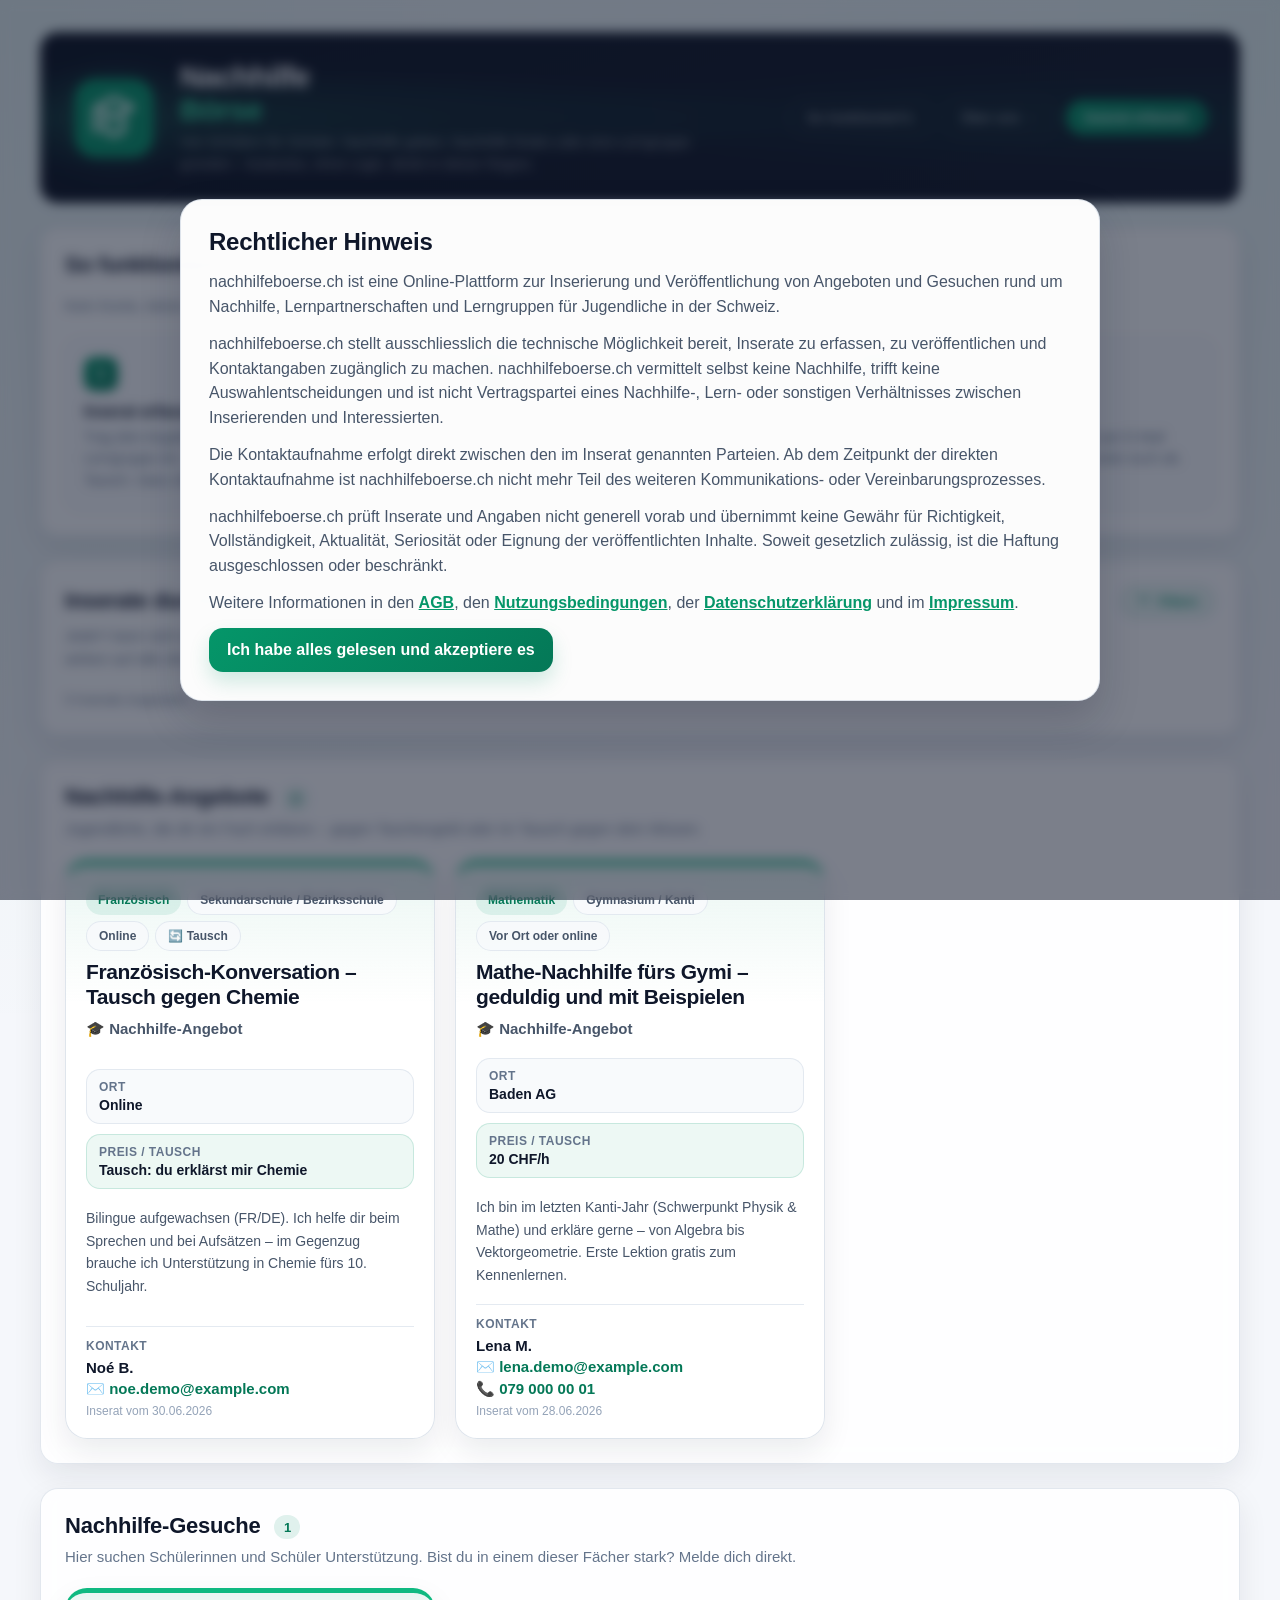
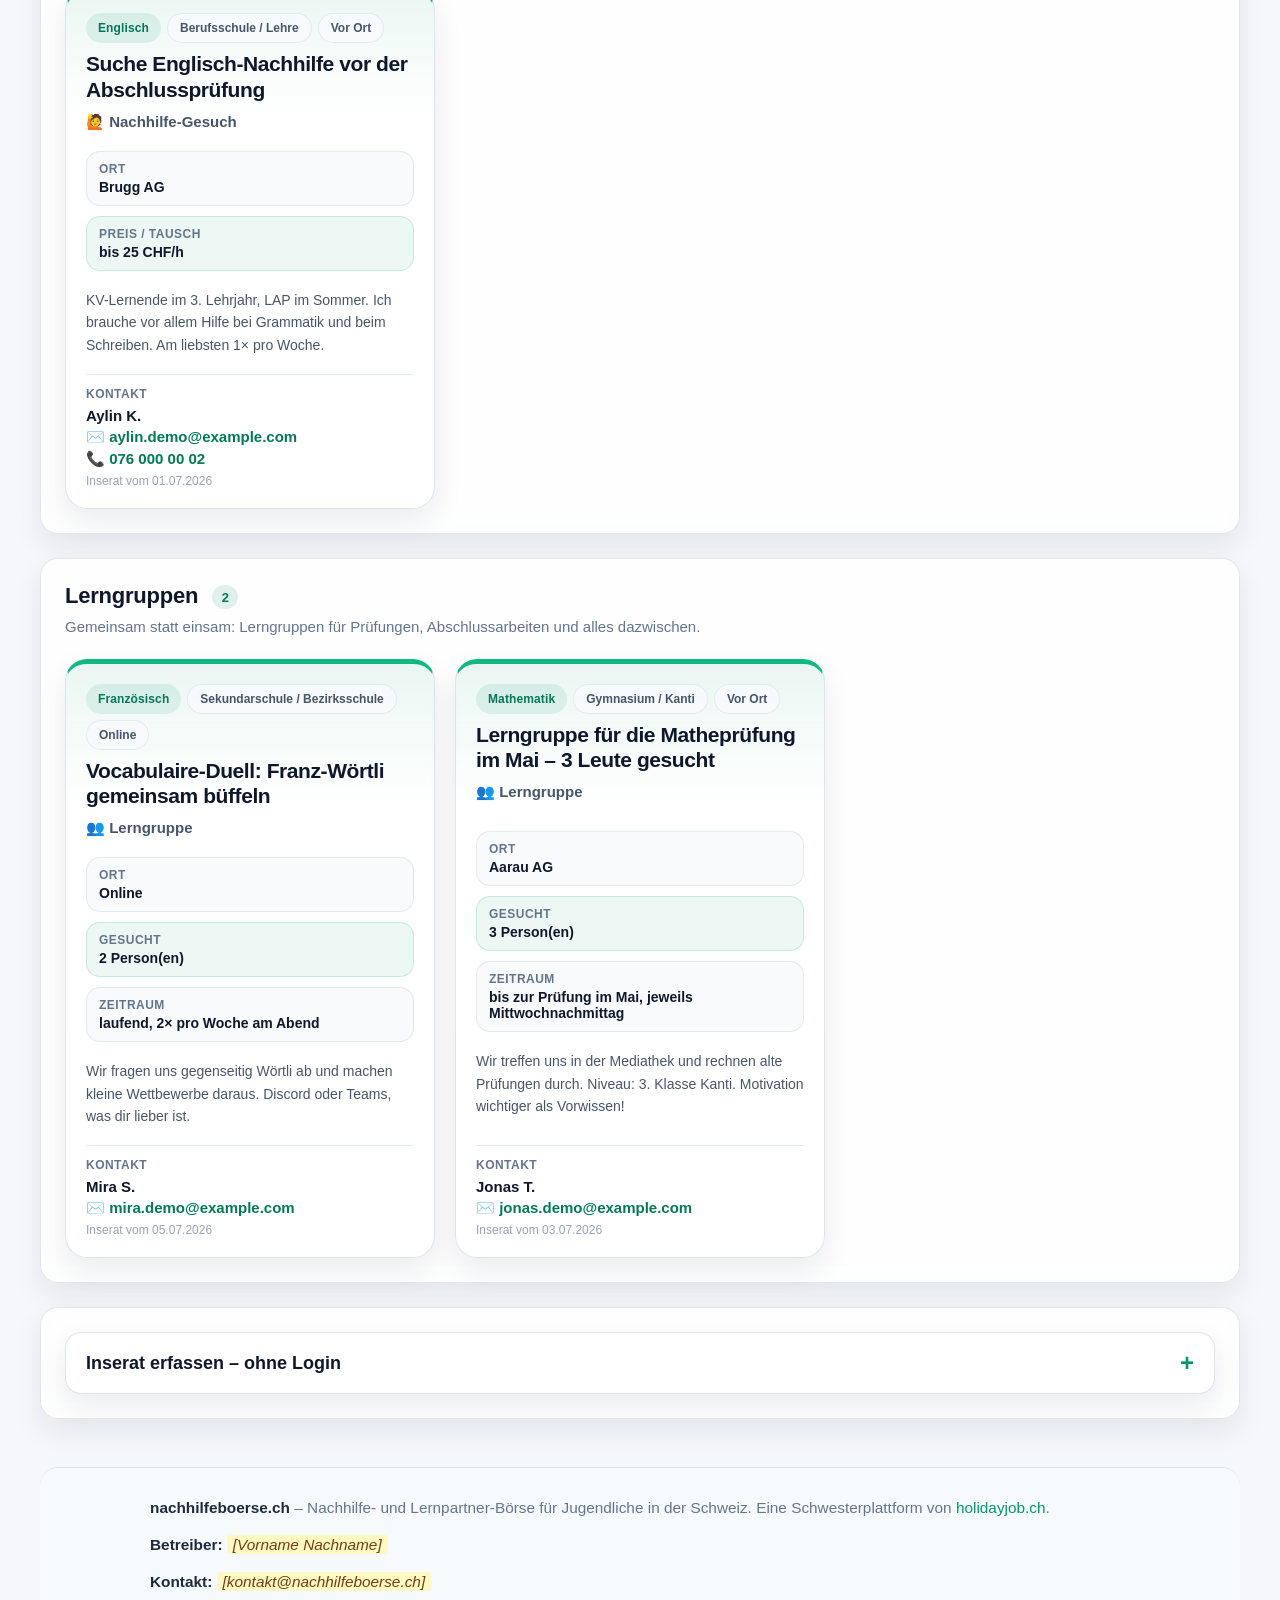
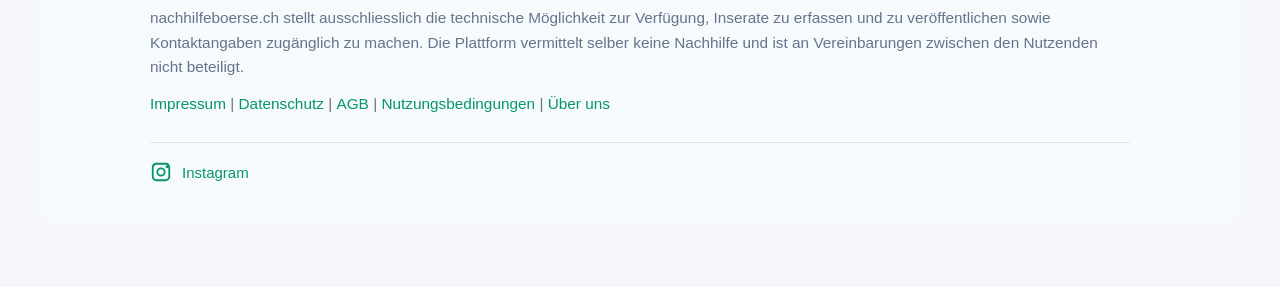
<file: index.html>
<!DOCTYPE html>
<html lang="de">
<head>
  <meta charset="UTF-8">
  <meta name="viewport" content="width=device-width, initial-scale=1.0">
  <title>Nachhilfe- &amp; Lernpartner-Börse | nachhilfeboerse.ch</title>
  <meta name="description" content="Die kostenlose Nachhilfe- und Lernpartner-Börse für Jugendliche in der Schweiz. Nachhilfe anbieten, Nachhilfe finden oder eine Lerngruppe gründen – ohne Login, direkt und unkompliziert.">
  <link rel="stylesheet" href="styles.css">
  <link rel="icon" type="image/svg+xml" href="assets/favicon.svg">
  <meta name="theme-color" content="#0b1220">
</head>
<body>

  <!-- ========================= -->
  <!-- DISCLAIMER-GATE (Modal)   -->
  <!-- ========================= -->
  <div id="disclaimer-gate" class="disclaimer-gate hidden">
    <div class="disclaimer-gate-card">
      <h2>Rechtlicher Hinweis</h2>
      <p>
        nachhilfeboerse.ch ist eine Online-Plattform zur Inserierung und Veröffentlichung von Angeboten und
        Gesuchen rund um Nachhilfe, Lernpartnerschaften und Lerngruppen für Jugendliche in der Schweiz.
      </p>
      <p>
        nachhilfeboerse.ch stellt ausschliesslich die technische Möglichkeit bereit, Inserate zu erfassen,
        zu veröffentlichen und Kontaktangaben zugänglich zu machen. nachhilfeboerse.ch vermittelt selbst keine
        Nachhilfe, trifft keine Auswahlentscheidungen und ist nicht Vertragspartei eines Nachhilfe-, Lern- oder
        sonstigen Verhältnisses zwischen Inserierenden und Interessierten.
      </p>
      <p>
        Die Kontaktaufnahme erfolgt direkt zwischen den im Inserat genannten Parteien. Ab dem Zeitpunkt der
        direkten Kontaktaufnahme ist nachhilfeboerse.ch nicht mehr Teil des weiteren Kommunikations- oder
        Vereinbarungsprozesses.
      </p>
      <p>
        nachhilfeboerse.ch prüft Inserate und Angaben nicht generell vorab und übernimmt keine Gewähr für
        Richtigkeit, Vollständigkeit, Aktualität, Seriosität oder Eignung der veröffentlichten Inhalte.
        Soweit gesetzlich zulässig, ist die Haftung ausgeschlossen oder beschränkt.
      </p>
      <p>
        Weitere Informationen in den <a href="agb.html">AGB</a>, den
        <a href="nutzungsbedingungen.html">Nutzungsbedingungen</a>, der
        <a href="datenschutz.html">Datenschutzerklärung</a> und im <a href="impressum.html">Impressum</a>.
      </p>
      <button type="button" id="accept-disclaimer-btn">Ich habe alles gelesen und akzeptiere es</button>
    </div>
  </div>

  <!-- ========================= -->
  <!-- PAGE HEADER               -->
  <!-- ========================= -->
  <header class="page-header">
    <div class="page-header-brand">
      <a href="index.html" class="page-header-logo-link">
        <!-- Platzhalter-Logo: eigenes Logo in assets/logo.svg ersetzen -->
        <img src="assets/logo.svg" alt="nachhilfeboerse.ch" class="page-header-logo">
      </a>
      <div class="page-header-text">
        <h1 class="page-header-title">Nachhilfe<span class="page-header-accent">Börse</span></h1>
        <p class="page-header-subtitle">Von Schülern für Schüler: Nachhilfe geben, Nachhilfe finden oder eine Lerngruppe gründen – kostenlos, ohne Login, direkt in deiner Region.</p>
      </div>
    </div>
    <nav class="page-header-nav">
      <a href="#so-funktionierts" class="page-header-nav-link">So funktioniert's</a>
      <a href="about.html" class="page-header-nav-link">Über uns →</a>
      <a href="#inserieren" class="page-header-nav-link primary" id="header-post-link">Inserat erfassen</a>
    </nav>
  </header>

  <!-- ========================= -->
  <!-- SO FUNKTIONIERT'S         -->
  <!-- ========================= -->
  <section id="so-funktionierts">
    <h2>So funktioniert's</h2>
    <p class="section-lead">Kein Konto, keine Gebühren, keine Umwege – genau wie bei holidayjob.ch.</p>
    <div class="steps-grid">
      <div class="step-item">
        <div class="step-number">1</div>
        <h3>Inserat erfassen</h3>
        <p>Trag dein Angebot, dein Gesuch oder deine Lerngruppe ein – Fach, Schulstufe, Ort, Preis oder Tausch. Ganz ohne Login.</p>
      </div>
      <div class="step-item">
        <div class="step-number">2</div>
        <h3>Als Karte erscheinen</h3>
        <p>Dein Eintrag wird sofort als Karte in der passenden Rubrik angezeigt – mit allen Angaben und deinem Kontakt.</p>
      </div>
      <div class="step-item">
        <div class="step-number">3</div>
        <h3>Direkt Kontakt</h3>
        <p>Interessierte melden sich direkt bei dir per E-Mail oder Telefon. Alles Weitere macht ihr unter euch ab.</p>
      </div>
    </div>
  </section>

  <!-- ========================= -->
  <!-- SUCHE / FILTER            -->
  <!-- ========================= -->
  <section class="jobs-section search-section">
    <div class="section-title-row">
      <h2>Inserate durchstöbern</h2>
      <div class="filter-popup-anchor">
        <button type="button" id="filter-toggle" class="filter-popup-btn">
          <svg width="14" height="14" viewBox="0 0 24 24" fill="none" stroke="currentColor" stroke-width="2.2" stroke-linecap="round" stroke-linejoin="round" aria-hidden="true">
            <line x1="4" y1="6" x2="20" y2="6"/><line x1="8" y1="12" x2="16" y2="12"/><line x1="11" y1="18" x2="13" y2="18"/>
          </svg>
          Filtern
        </button>
        <div id="filter-popup" class="filter-popup">
          <div class="filter-popup-top">
            <span class="filter-popup-title">Inserate filtern</span>
            <button type="button" id="filter-popup-close" class="filter-popup-close" aria-label="Schliessen">
              <svg width="14" height="14" viewBox="0 0 24 24" fill="none" stroke="currentColor" stroke-width="2.5" stroke-linecap="round" aria-hidden="true">
                <line x1="18" y1="6" x2="6" y2="18"/><line x1="6" y1="6" x2="18" y2="18"/>
              </svg>
            </button>
          </div>
          <div class="search-filters">
            <input type="text" id="filter-text" placeholder="Suchbegriff, Ort, Name …">
            <select id="filter-fach">
              <option value="">Alle Fächer</option>
              <option>Mathematik</option>
              <option>Deutsch</option>
              <option>Französisch</option>
              <option>Englisch</option>
              <option>Italienisch</option>
              <option>Latein</option>
              <option>Chemie</option>
              <option>Physik</option>
              <option>Biologie</option>
              <option>Geschichte</option>
              <option>Wirtschaft &amp; Recht</option>
              <option>Informatik</option>
              <option>Anderes Fach</option>
            </select>
            <select id="filter-stufe">
              <option value="">Alle Schulstufen</option>
              <option>Primarschule</option>
              <option>Sekundarschule / Bezirksschule</option>
              <option>Gymnasium / Kanti</option>
              <option>Berufsschule / Lehre</option>
              <option>Studium</option>
            </select>
            <select id="filter-format">
              <option value="">Vor Ort &amp; online</option>
              <option>Vor Ort</option>
              <option>Online</option>
              <option>Vor Ort oder online</option>
            </select>
            <select id="filter-bezahlung">
              <option value="">Geld &amp; Tausch</option>
              <option value="geld">Bezahlung in Franken</option>
              <option value="tausch">Tausch (Wissen gegen Wissen)</option>
            </select>
          </div>
          <div class="search-actions">
            <button type="button" id="apply-filters">Anwenden</button>
            <button type="button" id="reset-filters" class="secondary-button">Zurücksetzen</button>
          </div>
        </div>
      </div>
    </div>
    <p class="section-lead">Jede*r kann sich ohne Login eintragen. Dein Inserat erscheint als Karte in der passenden Rubrik – die Filter wirken auf alle drei Rubriken.</p>
    <p class="filter-hint" id="filter-hint"></p>
  </section>

  <!-- ========================= -->
  <!-- RUBRIK 1: ANGEBOTE        -->
  <!-- ========================= -->
  <section>
    <div class="section-title-row">
      <h2>Nachhilfe-Angebote <span class="rubrik-count" id="count-angebot">0</span></h2>
    </div>
    <p class="section-lead">Jugendliche, die dir ein Fach erklären – gegen Taschengeld oder im Tausch gegen dein Wissen.</p>
    <div class="rubrik-grid" id="grid-angebot">
      <p class="jobs-loading-text">Inserate werden geladen …</p>
    </div>
  </section>

  <!-- ========================= -->
  <!-- RUBRIK 2: GESUCHE         -->
  <!-- ========================= -->
  <section>
    <div class="section-title-row">
      <h2>Nachhilfe-Gesuche <span class="rubrik-count" id="count-gesuch">0</span></h2>
    </div>
    <p class="section-lead">Hier suchen Schülerinnen und Schüler Unterstützung. Bist du in einem dieser Fächer stark? Melde dich direkt.</p>
    <div class="rubrik-grid" id="grid-gesuch">
      <p class="jobs-loading-text">Inserate werden geladen …</p>
    </div>
  </section>

  <!-- ========================= -->
  <!-- RUBRIK 3: LERNGRUPPEN     -->
  <!-- ========================= -->
  <section>
    <div class="section-title-row">
      <h2>Lerngruppen <span class="rubrik-count" id="count-lerngruppe">0</span></h2>
    </div>
    <p class="section-lead">Gemeinsam statt einsam: Lerngruppen für Prüfungen, Abschlussarbeiten und alles dazwischen.</p>
    <div class="rubrik-grid" id="grid-lerngruppe">
      <p class="jobs-loading-text">Inserate werden geladen …</p>
    </div>
  </section>

  <!-- ========================= -->
  <!-- INSERAT ERFASSEN          -->
  <!-- ========================= -->
  <section class="post-job-section" id="inserieren">
    <button type="button" id="job-form-toggle" class="job-form-toggle">
      <span>Inserat erfassen – ohne Login</span>
      <span id="job-form-toggle-icon" class="job-form-toggle-icon">+</span>
    </button>

    <div id="job-form-wrapper" class="job-form-wrapper">
      <form id="entry-form" novalidate>
        <div class="type-switch">
          <label><input type="radio" name="typ" value="angebot" checked> 🎓 Ich biete Nachhilfe</label>
          <label><input type="radio" name="typ" value="gesuch"> 🙋 Ich suche Nachhilfe</label>
          <label><input type="radio" name="typ" value="lerngruppe"> 👥 Ich suche eine Lerngruppe</label>
        </div>

        <div id="entry-message" class="message-box"></div>

        <input type="text" id="f-titel" class="form-full" placeholder="Titel deines Inserats (z. B. Mathe-Nachhilfe fürs Gymi)" maxlength="90" required>

        <select id="f-fach" required>
          <option value="" disabled selected>Fach wählen …</option>
          <option>Mathematik</option>
          <option>Deutsch</option>
          <option>Französisch</option>
          <option>Englisch</option>
          <option>Italienisch</option>
          <option>Latein</option>
          <option>Chemie</option>
          <option>Physik</option>
          <option>Biologie</option>
          <option>Geschichte</option>
          <option>Wirtschaft &amp; Recht</option>
          <option>Informatik</option>
          <option>Anderes Fach</option>
        </select>

        <select id="f-stufe" required>
          <option value="" disabled selected>Schulstufe wählen …</option>
          <option>Primarschule</option>
          <option>Sekundarschule / Bezirksschule</option>
          <option>Gymnasium / Kanti</option>
          <option>Berufsschule / Lehre</option>
          <option>Studium</option>
        </select>

        <input type="text" id="f-ort" placeholder="Ort / Region (z. B. Baden AG)" required>

        <select id="f-format" required>
          <option value="" disabled selected>Format wählen …</option>
          <option>Vor Ort</option>
          <option>Online</option>
          <option>Vor Ort oder online</option>
        </select>

        <input type="text" id="f-preis" data-show-for="angebot gesuch" placeholder="Preis oder Tausch (z. B. 20 CHF/h oder Tausch gegen Französisch)">

        <input type="number" id="f-gruppe" data-show-for="lerngruppe" min="1" max="20" placeholder="Gesuchte Personen (Anzahl)">
        <input type="text" id="f-zeitraum" data-show-for="lerngruppe" placeholder="Zeitraum / Termin (z. B. bis zur Prüfung im Mai)">

        <textarea id="f-beschreibung" maxlength="600" placeholder="Beschreibung: Wer bist du, was bietest oder suchst du, was ist dir wichtig?" required></textarea>

        <input type="text" id="f-name" placeholder="Vorname / Name (z. B. Lena M.)" required>
        <input type="email" id="f-email" placeholder="E-Mail (öffentlich sichtbar)" required>
        <input type="tel" id="f-telefon" class="form-full" placeholder="Telefon (optional, öffentlich sichtbar)">

        <!-- Honeypot gegen Spam-Bots -->
        <input type="text" id="f-website" class="honeypot-field" tabindex="-1" autocomplete="off">

        <label class="form-consent">
          <input type="checkbox" id="f-consent" required>
          <span>Ich bin einverstanden, dass mein Inserat inklusive Name und Kontaktangaben öffentlich auf nachhilfeboerse.ch angezeigt wird, und akzeptiere die <a href="agb.html">AGB</a> sowie die <a href="nutzungsbedingungen.html">Nutzungsbedingungen</a>.</span>
        </label>

        <button type="submit" id="submit-btn">Inserat veröffentlichen</button>
        <p class="form-note">Kostenlos · ohne Login · Löschung jederzeit per E-Mail möglich</p>
      </form>
    </div>
  </section>

  <!-- ========================= -->
  <!-- FOOTER                    -->
  <!-- ========================= -->
  <footer id="site-impressum" class="site-footer">
    <p><strong>nachhilfeboerse.ch</strong> – Nachhilfe- und Lernpartner-Börse für Jugendliche in der Schweiz. Eine Schwesterplattform von <a href="https://www.holidayjob.ch" target="_blank" rel="noopener">holidayjob.ch</a>.</p>
    <p><strong>Betreiber:</strong> <span class="placeholder">[Vorname Nachname]</span></p>
    <p><strong>Kontakt:</strong> <a href="mailto:kontakt@nachhilfeboerse.ch"><span class="placeholder">[kontakt@nachhilfeboerse.ch]</span></a></p>
    <p>nachhilfeboerse.ch stellt ausschliesslich die technische Möglichkeit zur Verfügung, Inserate zu erfassen und zu veröffentlichen sowie Kontaktangaben zugänglich zu machen. Die Plattform vermittelt selber keine Nachhilfe und ist an Vereinbarungen zwischen den Nutzenden nicht beteiligt.</p>
    <p>
      <a href="impressum.html">Impressum</a> |
      <a href="datenschutz.html">Datenschutz</a> |
      <a href="agb.html">AGB</a> |
      <a href="nutzungsbedingungen.html">Nutzungsbedingungen</a> |
      <a href="about.html">Über uns</a>
    </p>
    <div class="footer-social">
      <!-- Platzhalter: eigenen Instagram-Link eintragen -->
      <a href="#" class="instagram-link" aria-label="Instagram">
        <svg viewBox="0 0 24 24" aria-hidden="true">
          <path d="M7 2C4.243 2 2 4.243 2 7v10c0 2.757 2.243 5 5 5h10c2.757 0 5-2.243 5-5V7c0-2.757-2.243-5-5-5H7zm0 2h10c1.654 0 3 1.346 3 3v10c0 1.654-1.346 3-3 3H7c-1.654 0-3-1.346-3-3V7c0-1.654 1.346-3 3-3zm11.5 1a1.5 1.5 0 100 3 1.5 1.5 0 000-3zM12 7a5 5 0 100 10 5 5 0 000-10zm0 2a3 3 0 110 6 3 3 0 010-6z"/>
        </svg>
        <span>Instagram</span>
      </a>
    </div>
  </footer>

  <script src="api.js"></script>
  <script src="app.js"></script>
</body>
</html>
</file>
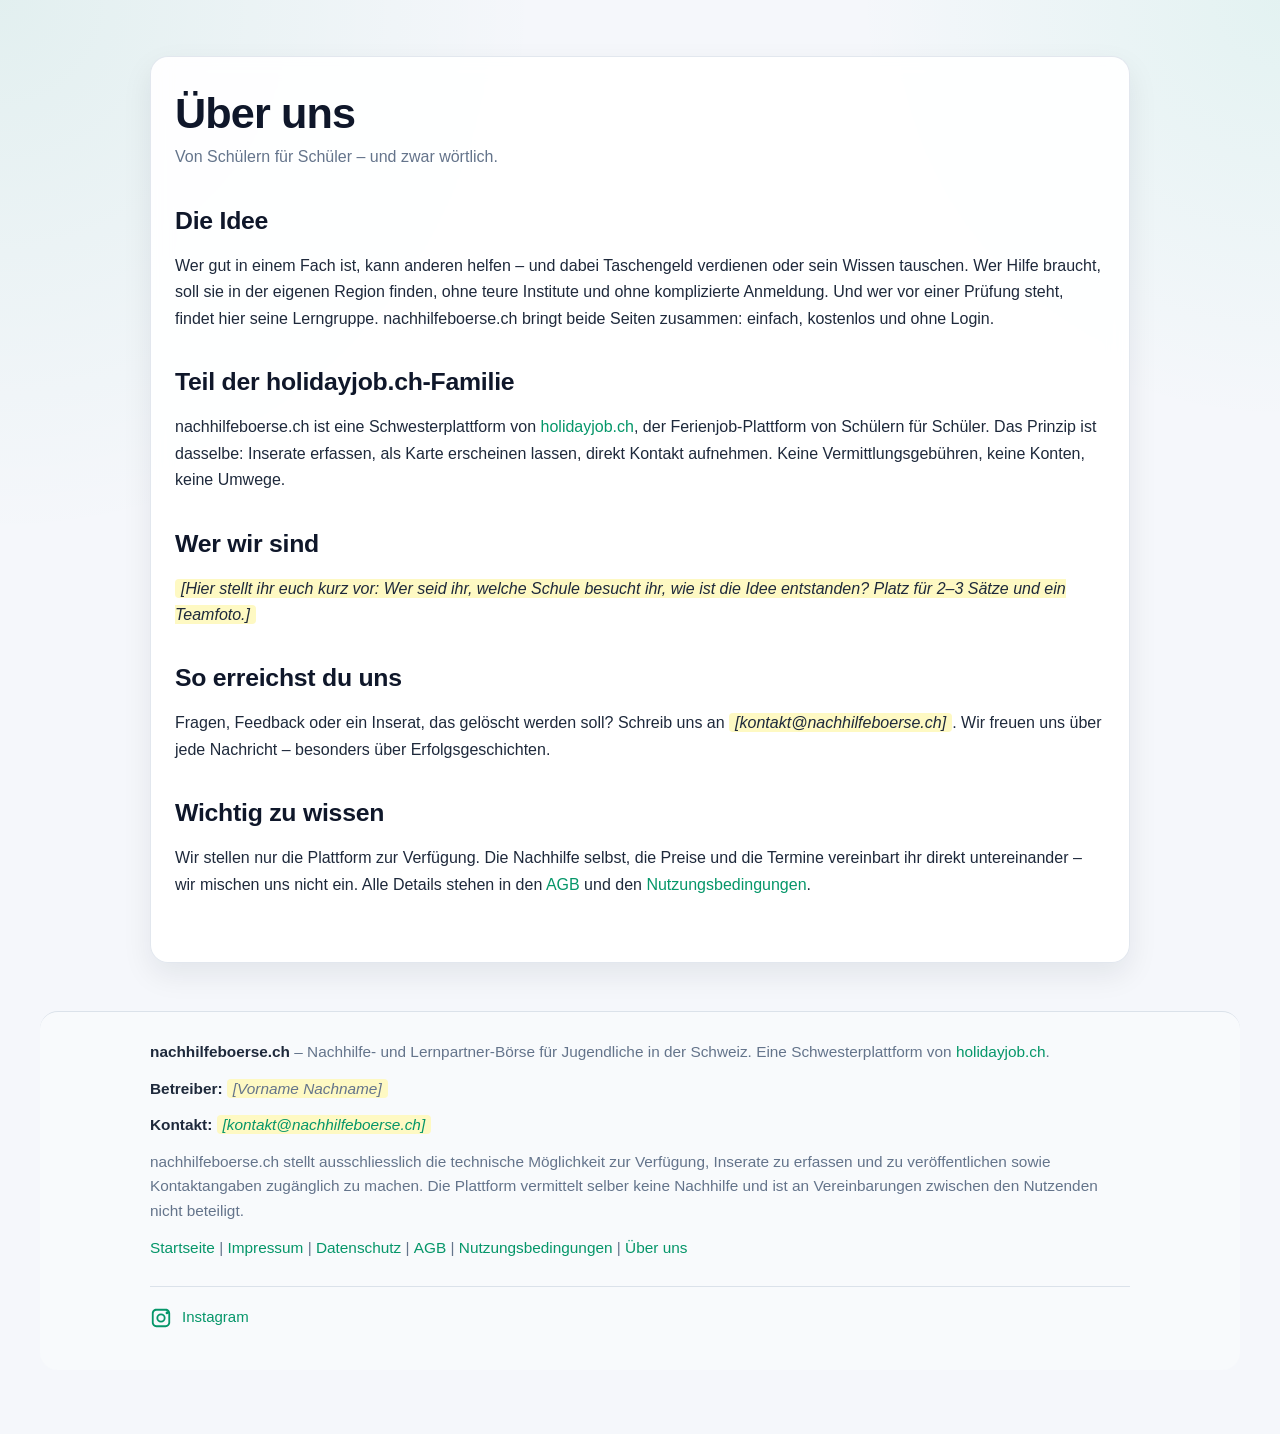
<file: about.html>
<!DOCTYPE html>
<html lang="de">
<head>
  <meta charset="UTF-8">
  <meta name="viewport" content="width=device-width, initial-scale=1.0">
  <title>Über uns – nachhilfeboerse.ch</title>
  <link rel="stylesheet" href="legal.css">
  <link rel="icon" type="image/svg+xml" href="assets/favicon.svg">
</head>
<body>
  <main>
    <h1>Über uns</h1>
    <p>Von Schülern für Schüler – und zwar wörtlich.</p>

    <h2>Die Idee</h2>
    <p>
      Wer gut in einem Fach ist, kann anderen helfen – und dabei Taschengeld verdienen oder sein Wissen tauschen.
      Wer Hilfe braucht, soll sie in der eigenen Region finden, ohne teure Institute und ohne komplizierte
      Anmeldung. Und wer vor einer Prüfung steht, findet hier seine Lerngruppe. nachhilfeboerse.ch bringt
      beide Seiten zusammen: einfach, kostenlos und ohne Login.
    </p>

    <h2>Teil der holidayjob.ch-Familie</h2>
    <p>
      nachhilfeboerse.ch ist eine Schwesterplattform von <a href="https://www.holidayjob.ch" target="_blank" rel="noopener">holidayjob.ch</a>,
      der Ferienjob-Plattform von Schülern für Schüler. Das Prinzip ist dasselbe: Inserate erfassen, als Karte
      erscheinen lassen, direkt Kontakt aufnehmen. Keine Vermittlungsgebühren, keine Konten, keine Umwege.
    </p>

    <h2>Wer wir sind</h2>
    <p>
      <span class="placeholder">[Hier stellt ihr euch kurz vor: Wer seid ihr, welche Schule besucht ihr,
      wie ist die Idee entstanden? Platz für 2–3 Sätze und ein Teamfoto.]</span>
    </p>

    <h2>So erreichst du uns</h2>
    <p>
      Fragen, Feedback oder ein Inserat, das gelöscht werden soll? Schreib uns an <span class="placeholder">[kontakt@nachhilfeboerse.ch]</span>.
      Wir freuen uns über jede Nachricht – besonders über Erfolgsgeschichten.
    </p>

    <h2>Wichtig zu wissen</h2>
    <p>
      Wir stellen nur die Plattform zur Verfügung. Die Nachhilfe selbst, die Preise und die Termine vereinbart
      ihr direkt untereinander – wir mischen uns nicht ein. Alle Details stehen in den
      <a href="agb.html">AGB</a> und den <a href="nutzungsbedingungen.html">Nutzungsbedingungen</a>.
    </p>
  </main>

  <footer class="site-footer">
    <p><strong>nachhilfeboerse.ch</strong> – Nachhilfe- und Lernpartner-Börse für Jugendliche in der Schweiz. Eine Schwesterplattform von <a href="https://www.holidayjob.ch" target="_blank" rel="noopener">holidayjob.ch</a>.</p>
    <p><strong>Betreiber:</strong> <span class="placeholder">[Vorname Nachname]</span></p>
    <p><strong>Kontakt:</strong> <a href="mailto:kontakt@nachhilfeboerse.ch"><span class="placeholder">[kontakt@nachhilfeboerse.ch]</span></a></p>
    <p>nachhilfeboerse.ch stellt ausschliesslich die technische Möglichkeit zur Verfügung, Inserate zu erfassen und zu veröffentlichen sowie Kontaktangaben zugänglich zu machen. Die Plattform vermittelt selber keine Nachhilfe und ist an Vereinbarungen zwischen den Nutzenden nicht beteiligt.</p>
    <p>
      <a href="index.html">Startseite</a> |
      <a href="impressum.html">Impressum</a> |
      <a href="datenschutz.html">Datenschutz</a> |
      <a href="agb.html">AGB</a> |
      <a href="nutzungsbedingungen.html">Nutzungsbedingungen</a> |
      <a href="about.html">Über uns</a>
    </p>
    <div class="footer-social">
      <a href="#" class="instagram-link" aria-label="Instagram">
        <svg viewBox="0 0 24 24" aria-hidden="true"><path d="M7 2C4.243 2 2 4.243 2 7v10c0 2.757 2.243 5 5 5h10c2.757 0 5-2.243 5-5V7c0-2.757-2.243-5-5-5H7zm0 2h10c1.654 0 3 1.346 3 3v10c0 1.654-1.346 3-3 3H7c-1.654 0-3-1.346-3-3V7c0-1.654 1.346-3 3-3zm11.5 1a1.5 1.5 0 100 3 1.5 1.5 0 000-3zM12 7a5 5 0 100 10 5 5 0 000-10zm0 2a3 3 0 110 6 3 3 0 010-6z"/></svg>
        <span>Instagram</span>
      </a>
    </div>
  </footer>
</body>
</html>
</file>
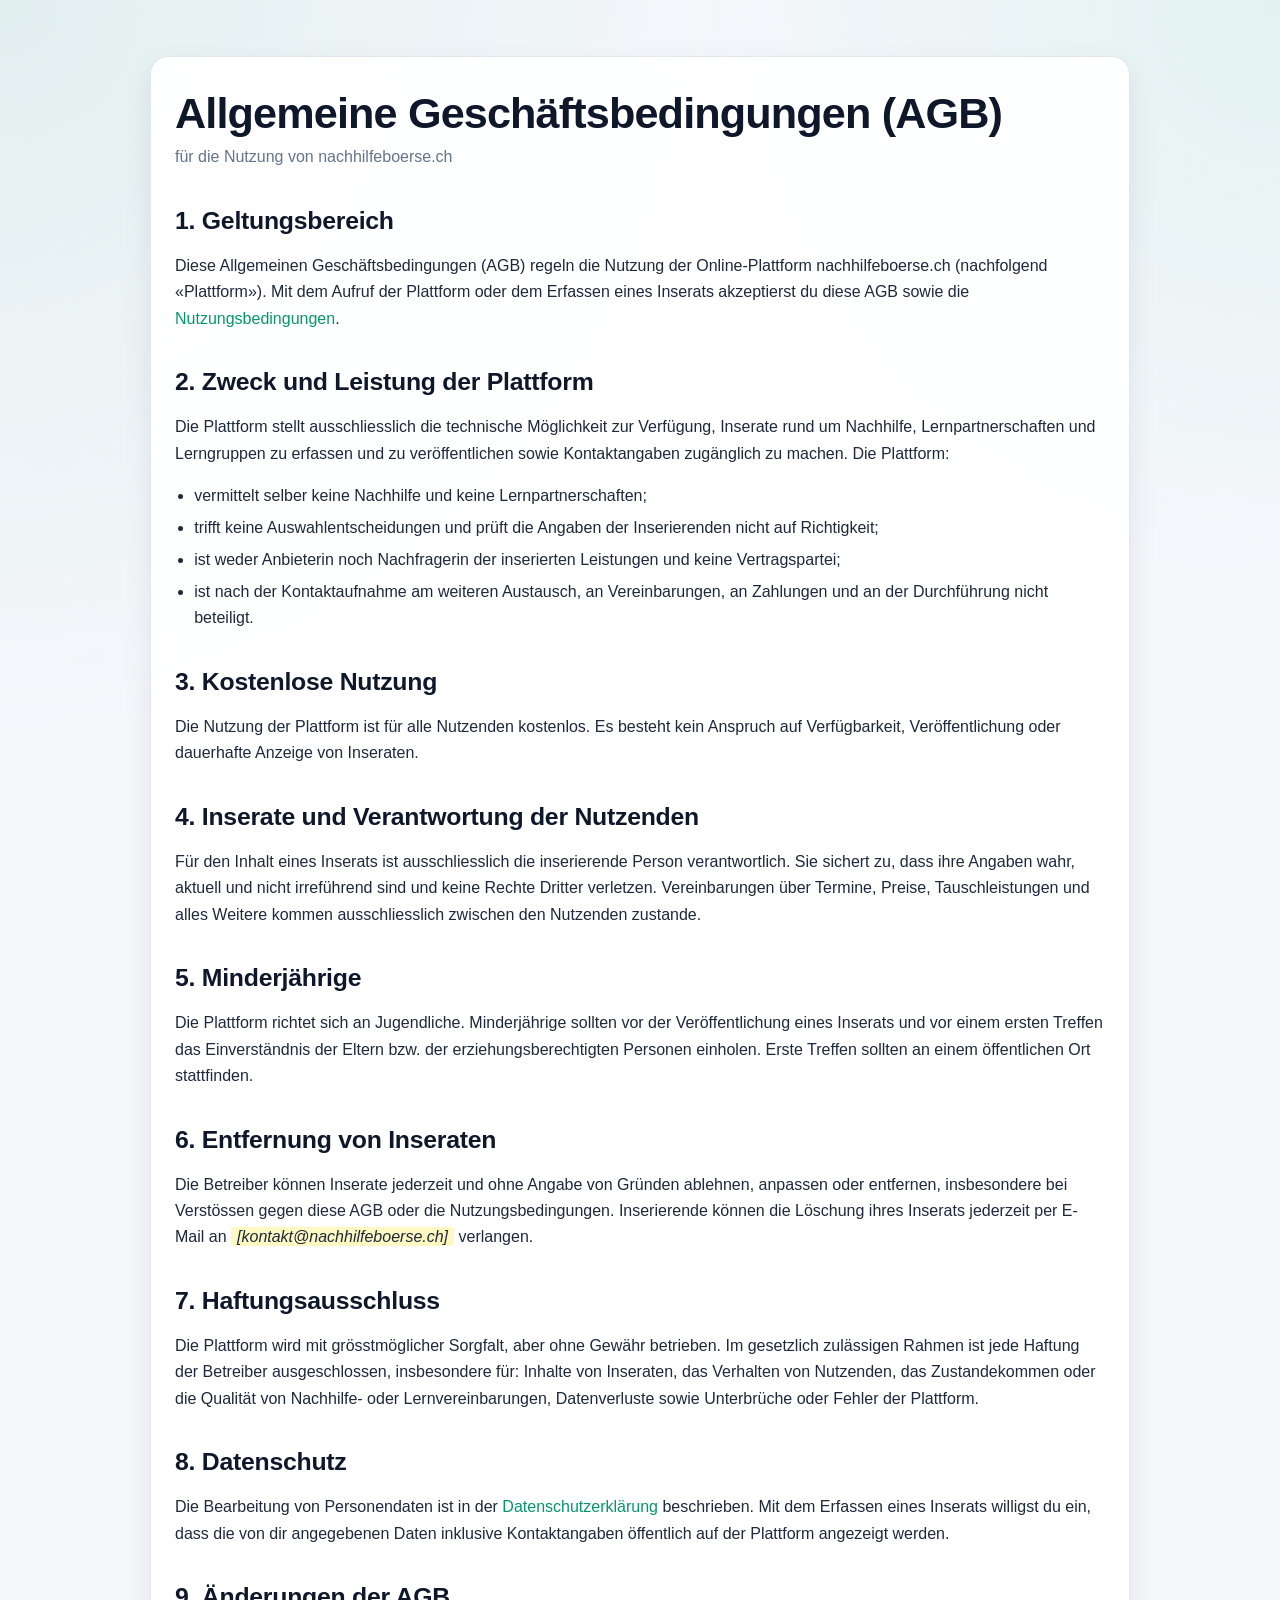
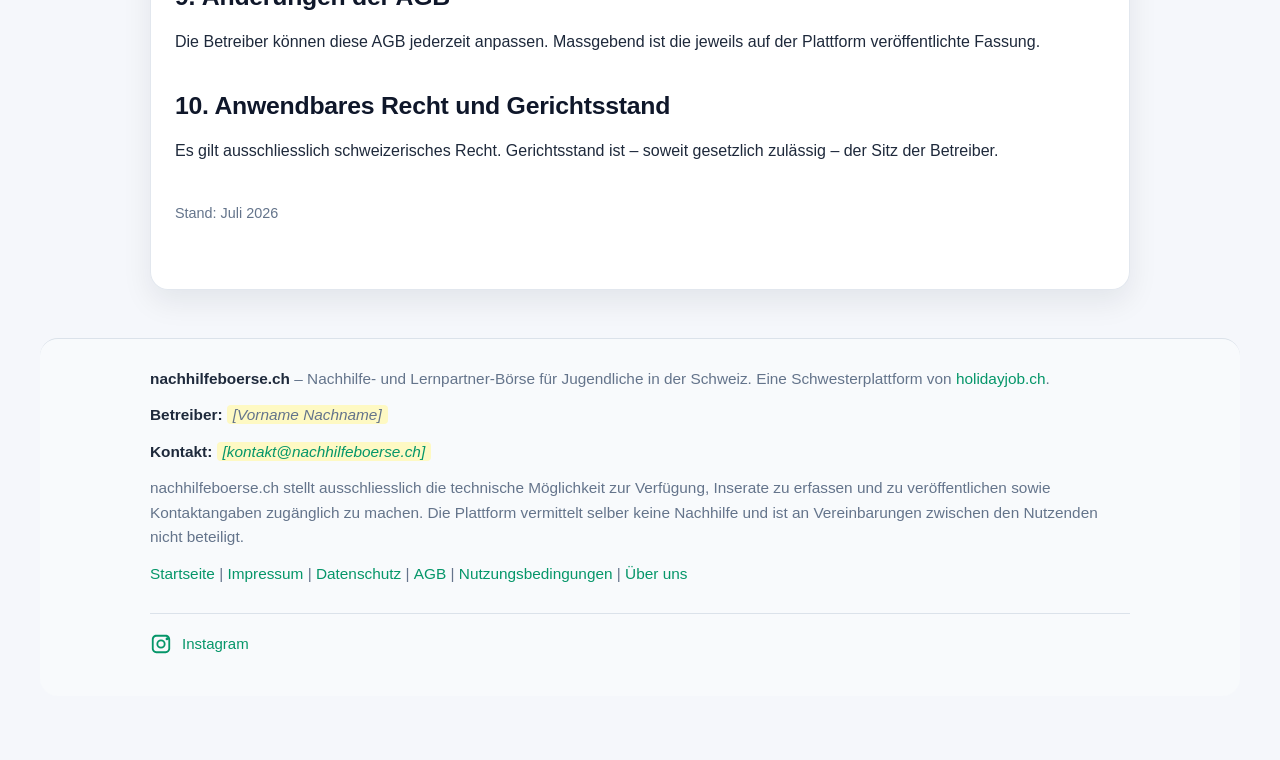
<file: agb.html>
<!DOCTYPE html>
<html lang="de">
<head>
  <meta charset="UTF-8">
  <meta name="viewport" content="width=device-width, initial-scale=1.0">
  <title>AGB – nachhilfeboerse.ch</title>
  <meta name="robots" content="noindex">
  <link rel="stylesheet" href="legal.css">
  <link rel="icon" type="image/svg+xml" href="assets/favicon.svg">
</head>
<body>
  <main>
    <h1>Allgemeine Geschäftsbedingungen (AGB)</h1>
    <p>für die Nutzung von nachhilfeboerse.ch</p>

    <h2>1. Geltungsbereich</h2>
    <p>
      Diese Allgemeinen Geschäftsbedingungen (AGB) regeln die Nutzung der Online-Plattform nachhilfeboerse.ch
      (nachfolgend «Plattform»). Mit dem Aufruf der Plattform oder dem Erfassen eines Inserats akzeptierst du
      diese AGB sowie die <a href="nutzungsbedingungen.html">Nutzungsbedingungen</a>.
    </p>

    <h2>2. Zweck und Leistung der Plattform</h2>
    <p>
      Die Plattform stellt ausschliesslich die technische Möglichkeit zur Verfügung, Inserate rund um Nachhilfe,
      Lernpartnerschaften und Lerngruppen zu erfassen und zu veröffentlichen sowie Kontaktangaben zugänglich zu
      machen. Die Plattform:
    </p>
    <ul>
      <li>vermittelt selber keine Nachhilfe und keine Lernpartnerschaften;</li>
      <li>trifft keine Auswahlentscheidungen und prüft die Angaben der Inserierenden nicht auf Richtigkeit;</li>
      <li>ist weder Anbieterin noch Nachfragerin der inserierten Leistungen und keine Vertragspartei;</li>
      <li>ist nach der Kontaktaufnahme am weiteren Austausch, an Vereinbarungen, an Zahlungen und an der Durchführung nicht beteiligt.</li>
    </ul>

    <h2>3. Kostenlose Nutzung</h2>
    <p>
      Die Nutzung der Plattform ist für alle Nutzenden kostenlos. Es besteht kein Anspruch auf Verfügbarkeit,
      Veröffentlichung oder dauerhafte Anzeige von Inseraten.
    </p>

    <h2>4. Inserate und Verantwortung der Nutzenden</h2>
    <p>
      Für den Inhalt eines Inserats ist ausschliesslich die inserierende Person verantwortlich. Sie sichert zu,
      dass ihre Angaben wahr, aktuell und nicht irreführend sind und keine Rechte Dritter verletzen. Vereinbarungen
      über Termine, Preise, Tauschleistungen und alles Weitere kommen ausschliesslich zwischen den Nutzenden zustande.
    </p>

    <h2>5. Minderjährige</h2>
    <p>
      Die Plattform richtet sich an Jugendliche. Minderjährige sollten vor der Veröffentlichung eines Inserats
      und vor einem ersten Treffen das Einverständnis der Eltern bzw. der erziehungsberechtigten Personen einholen.
      Erste Treffen sollten an einem öffentlichen Ort stattfinden.
    </p>

    <h2>6. Entfernung von Inseraten</h2>
    <p>
      Die Betreiber können Inserate jederzeit und ohne Angabe von Gründen ablehnen, anpassen oder entfernen,
      insbesondere bei Verstössen gegen diese AGB oder die Nutzungsbedingungen. Inserierende können die Löschung
      ihres Inserats jederzeit per E-Mail an <span class="placeholder">[kontakt@nachhilfeboerse.ch]</span> verlangen.
    </p>

    <h2>7. Haftungsausschluss</h2>
    <p>
      Die Plattform wird mit grösstmöglicher Sorgfalt, aber ohne Gewähr betrieben. Im gesetzlich zulässigen Rahmen
      ist jede Haftung der Betreiber ausgeschlossen, insbesondere für: Inhalte von Inseraten, das Verhalten von
      Nutzenden, das Zustandekommen oder die Qualität von Nachhilfe- oder Lernvereinbarungen, Datenverluste sowie
      Unterbrüche oder Fehler der Plattform.
    </p>

    <h2>8. Datenschutz</h2>
    <p>
      Die Bearbeitung von Personendaten ist in der <a href="datenschutz.html">Datenschutzerklärung</a> beschrieben.
      Mit dem Erfassen eines Inserats willigst du ein, dass die von dir angegebenen Daten inklusive Kontaktangaben
      öffentlich auf der Plattform angezeigt werden.
    </p>

    <h2>9. Änderungen der AGB</h2>
    <p>
      Die Betreiber können diese AGB jederzeit anpassen. Massgebend ist die jeweils auf der Plattform
      veröffentlichte Fassung.
    </p>

    <h2>10. Anwendbares Recht und Gerichtsstand</h2>
    <p>
      Es gilt ausschliesslich schweizerisches Recht. Gerichtsstand ist – soweit gesetzlich zulässig – der Sitz
      der Betreiber.
    </p>

    <p class="legal-updated">Stand: Juli 2026</p>
  </main>

  <footer class="site-footer">
    <p><strong>nachhilfeboerse.ch</strong> – Nachhilfe- und Lernpartner-Börse für Jugendliche in der Schweiz. Eine Schwesterplattform von <a href="https://www.holidayjob.ch" target="_blank" rel="noopener">holidayjob.ch</a>.</p>
    <p><strong>Betreiber:</strong> <span class="placeholder">[Vorname Nachname]</span></p>
    <p><strong>Kontakt:</strong> <a href="mailto:kontakt@nachhilfeboerse.ch"><span class="placeholder">[kontakt@nachhilfeboerse.ch]</span></a></p>
    <p>nachhilfeboerse.ch stellt ausschliesslich die technische Möglichkeit zur Verfügung, Inserate zu erfassen und zu veröffentlichen sowie Kontaktangaben zugänglich zu machen. Die Plattform vermittelt selber keine Nachhilfe und ist an Vereinbarungen zwischen den Nutzenden nicht beteiligt.</p>
    <p>
      <a href="index.html">Startseite</a> |
      <a href="impressum.html">Impressum</a> |
      <a href="datenschutz.html">Datenschutz</a> |
      <a href="agb.html">AGB</a> |
      <a href="nutzungsbedingungen.html">Nutzungsbedingungen</a> |
      <a href="about.html">Über uns</a>
    </p>
    <div class="footer-social">
      <a href="#" class="instagram-link" aria-label="Instagram">
        <svg viewBox="0 0 24 24" aria-hidden="true"><path d="M7 2C4.243 2 2 4.243 2 7v10c0 2.757 2.243 5 5 5h10c2.757 0 5-2.243 5-5V7c0-2.757-2.243-5-5-5H7zm0 2h10c1.654 0 3 1.346 3 3v10c0 1.654-1.346 3-3 3H7c-1.654 0-3-1.346-3-3V7c0-1.654 1.346-3 3-3zm11.5 1a1.5 1.5 0 100 3 1.5 1.5 0 000-3zM12 7a5 5 0 100 10 5 5 0 000-10zm0 2a3 3 0 110 6 3 3 0 010-6z"/></svg>
        <span>Instagram</span>
      </a>
    </div>
  </footer>
</body>
</html>
</file>
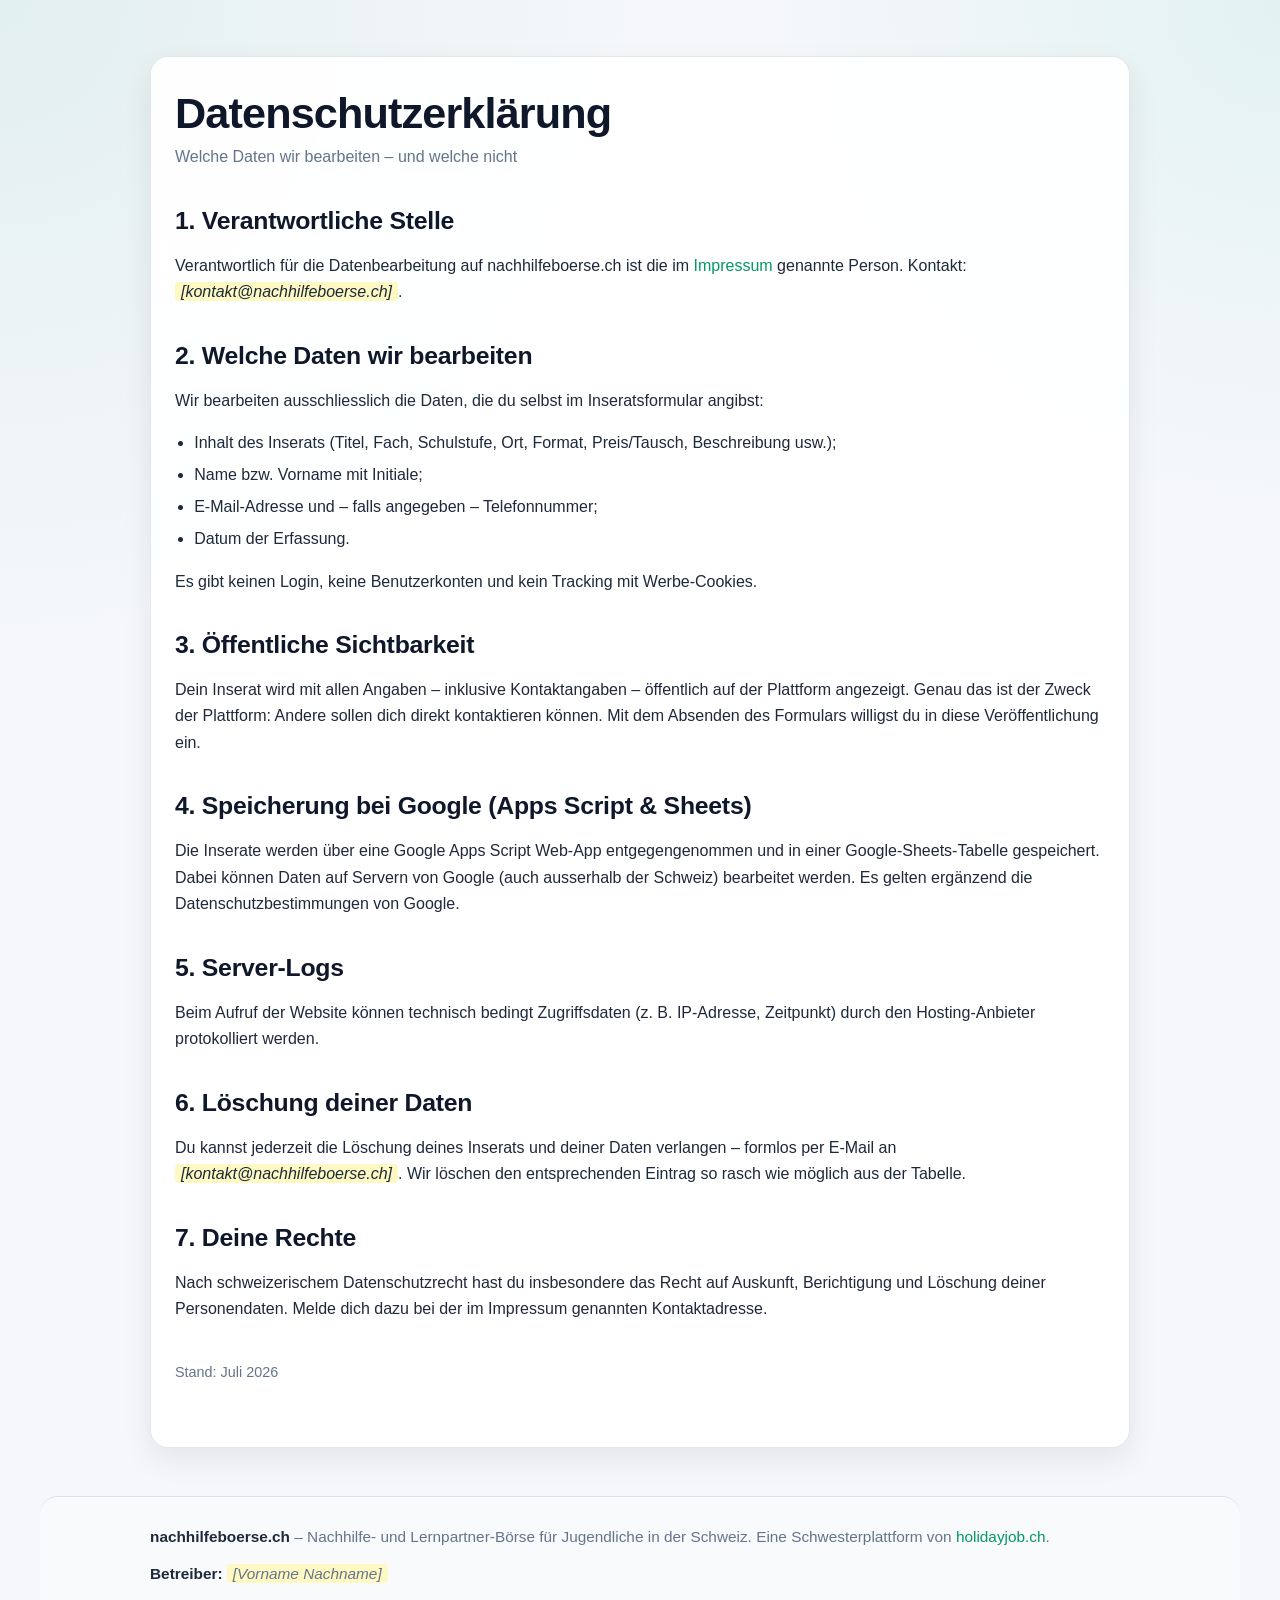
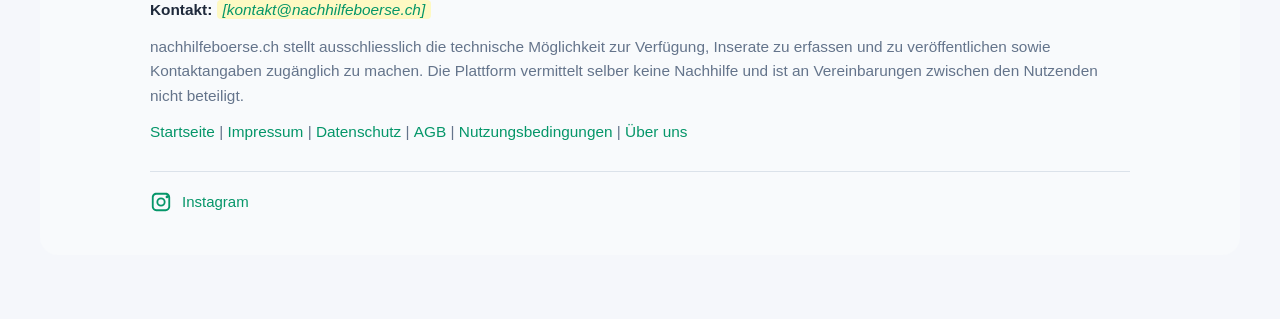
<file: datenschutz.html>
<!DOCTYPE html>
<html lang="de">
<head>
  <meta charset="UTF-8">
  <meta name="viewport" content="width=device-width, initial-scale=1.0">
  <title>Datenschutz – nachhilfeboerse.ch</title>
  <meta name="robots" content="noindex">
  <link rel="stylesheet" href="legal.css">
  <link rel="icon" type="image/svg+xml" href="assets/favicon.svg">
</head>
<body>
  <main>
    <h1>Datenschutzerklärung</h1>
    <p>Welche Daten wir bearbeiten – und welche nicht</p>

    <h2>1. Verantwortliche Stelle</h2>
    <p>
      Verantwortlich für die Datenbearbeitung auf nachhilfeboerse.ch ist die im
      <a href="impressum.html">Impressum</a> genannte Person. Kontakt: <span class="placeholder">[kontakt@nachhilfeboerse.ch]</span>.
    </p>

    <h2>2. Welche Daten wir bearbeiten</h2>
    <p>Wir bearbeiten ausschliesslich die Daten, die du selbst im Inseratsformular angibst:</p>
    <ul>
      <li>Inhalt des Inserats (Titel, Fach, Schulstufe, Ort, Format, Preis/Tausch, Beschreibung usw.);</li>
      <li>Name bzw. Vorname mit Initiale;</li>
      <li>E-Mail-Adresse und – falls angegeben – Telefonnummer;</li>
      <li>Datum der Erfassung.</li>
    </ul>
    <p>Es gibt keinen Login, keine Benutzerkonten und kein Tracking mit Werbe-Cookies.</p>

    <h2>3. Öffentliche Sichtbarkeit</h2>
    <p>
      Dein Inserat wird mit allen Angaben – inklusive Kontaktangaben – öffentlich auf der Plattform angezeigt.
      Genau das ist der Zweck der Plattform: Andere sollen dich direkt kontaktieren können. Mit dem Absenden
      des Formulars willigst du in diese Veröffentlichung ein.
    </p>

    <h2>4. Speicherung bei Google (Apps Script &amp; Sheets)</h2>
    <p>
      Die Inserate werden über eine Google Apps Script Web-App entgegengenommen und in einer Google-Sheets-Tabelle
      gespeichert. Dabei können Daten auf Servern von Google (auch ausserhalb der Schweiz) bearbeitet werden.
      Es gelten ergänzend die Datenschutzbestimmungen von Google.
    </p>

    <h2>5. Server-Logs</h2>
    <p>
      Beim Aufruf der Website können technisch bedingt Zugriffsdaten (z. B. IP-Adresse, Zeitpunkt) durch den
      Hosting-Anbieter protokolliert werden.
    </p>

    <h2>6. Löschung deiner Daten</h2>
    <p>
      Du kannst jederzeit die Löschung deines Inserats und deiner Daten verlangen – formlos per E-Mail an
      <span class="placeholder">[kontakt@nachhilfeboerse.ch]</span>. Wir löschen den entsprechenden Eintrag so rasch wie möglich aus der Tabelle.
    </p>

    <h2>7. Deine Rechte</h2>
    <p>
      Nach schweizerischem Datenschutzrecht hast du insbesondere das Recht auf Auskunft, Berichtigung und
      Löschung deiner Personendaten. Melde dich dazu bei der im Impressum genannten Kontaktadresse.
    </p>

    <p class="legal-updated">Stand: Juli 2026</p>
  </main>

  <footer class="site-footer">
    <p><strong>nachhilfeboerse.ch</strong> – Nachhilfe- und Lernpartner-Börse für Jugendliche in der Schweiz. Eine Schwesterplattform von <a href="https://www.holidayjob.ch" target="_blank" rel="noopener">holidayjob.ch</a>.</p>
    <p><strong>Betreiber:</strong> <span class="placeholder">[Vorname Nachname]</span></p>
    <p><strong>Kontakt:</strong> <a href="mailto:kontakt@nachhilfeboerse.ch"><span class="placeholder">[kontakt@nachhilfeboerse.ch]</span></a></p>
    <p>nachhilfeboerse.ch stellt ausschliesslich die technische Möglichkeit zur Verfügung, Inserate zu erfassen und zu veröffentlichen sowie Kontaktangaben zugänglich zu machen. Die Plattform vermittelt selber keine Nachhilfe und ist an Vereinbarungen zwischen den Nutzenden nicht beteiligt.</p>
    <p>
      <a href="index.html">Startseite</a> |
      <a href="impressum.html">Impressum</a> |
      <a href="datenschutz.html">Datenschutz</a> |
      <a href="agb.html">AGB</a> |
      <a href="nutzungsbedingungen.html">Nutzungsbedingungen</a> |
      <a href="about.html">Über uns</a>
    </p>
    <div class="footer-social">
      <a href="#" class="instagram-link" aria-label="Instagram">
        <svg viewBox="0 0 24 24" aria-hidden="true"><path d="M7 2C4.243 2 2 4.243 2 7v10c0 2.757 2.243 5 5 5h10c2.757 0 5-2.243 5-5V7c0-2.757-2.243-5-5-5H7zm0 2h10c1.654 0 3 1.346 3 3v10c0 1.654-1.346 3-3 3H7c-1.654 0-3-1.346-3-3V7c0-1.654 1.346-3 3-3zm11.5 1a1.5 1.5 0 100 3 1.5 1.5 0 000-3zM12 7a5 5 0 100 10 5 5 0 000-10zm0 2a3 3 0 110 6 3 3 0 010-6z"/></svg>
        <span>Instagram</span>
      </a>
    </div>
  </footer>
</body>
</html>
</file>
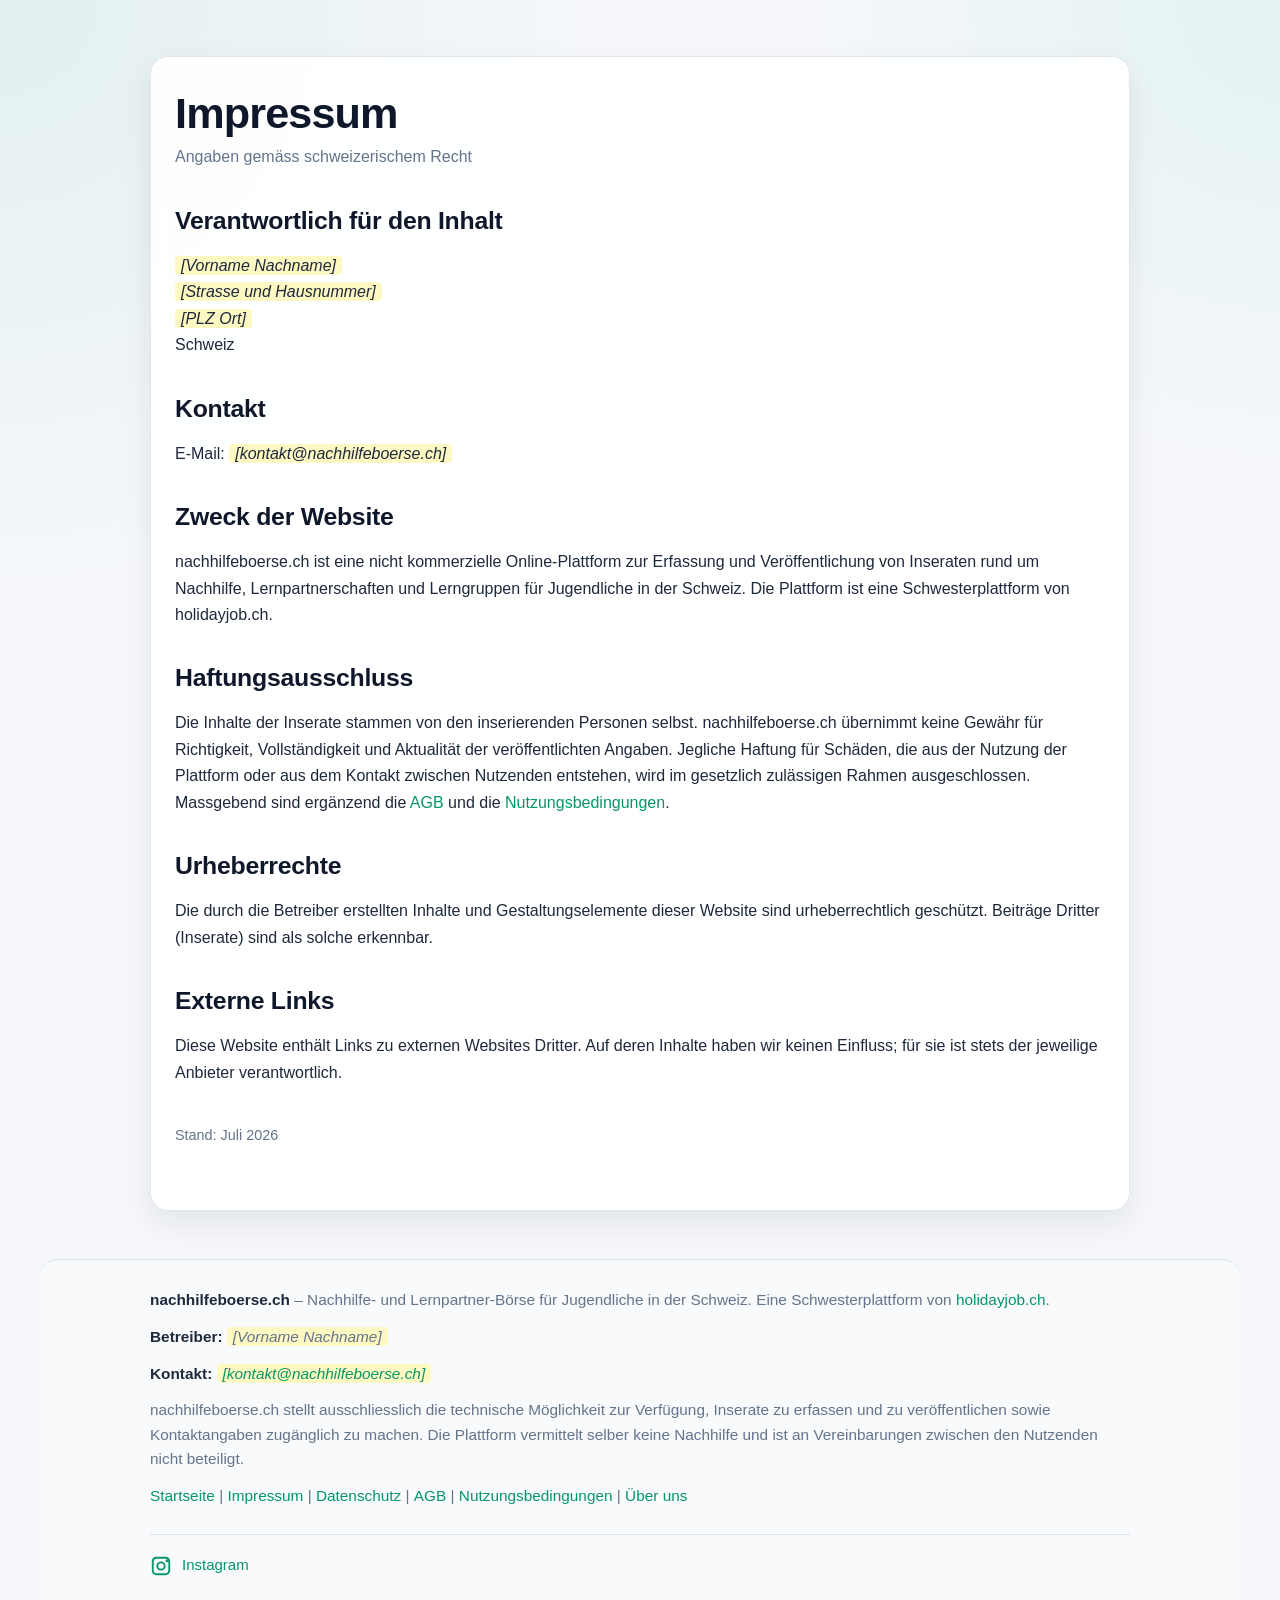
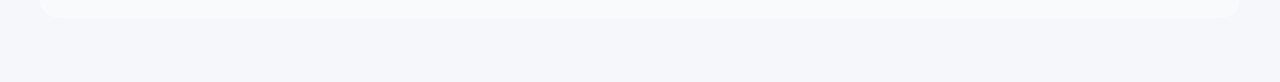
<file: impressum.html>
<!DOCTYPE html>
<html lang="de">
<head>
  <meta charset="UTF-8">
  <meta name="viewport" content="width=device-width, initial-scale=1.0">
  <title>Impressum – nachhilfeboerse.ch</title>
  <meta name="robots" content="noindex">
  <link rel="stylesheet" href="legal.css">
  <link rel="icon" type="image/svg+xml" href="assets/favicon.svg">
</head>
<body>
  <main>
    <h1>Impressum</h1>
    <p>Angaben gemäss schweizerischem Recht</p>

    <h2>Verantwortlich für den Inhalt</h2>
    <p>
      <span class="placeholder">[Vorname Nachname]</span><br>
      <span class="placeholder">[Strasse und Hausnummer]</span><br>
      <span class="placeholder">[PLZ Ort]</span><br>
      Schweiz
    </p>

    <h2>Kontakt</h2>
    <p>E-Mail: <span class="placeholder">[kontakt@nachhilfeboerse.ch]</span></p>

    <h2>Zweck der Website</h2>
    <p>
      nachhilfeboerse.ch ist eine nicht kommerzielle Online-Plattform zur Erfassung und Veröffentlichung von
      Inseraten rund um Nachhilfe, Lernpartnerschaften und Lerngruppen für Jugendliche in der Schweiz.
      Die Plattform ist eine Schwesterplattform von holidayjob.ch.
    </p>

    <h2>Haftungsausschluss</h2>
    <p>
      Die Inhalte der Inserate stammen von den inserierenden Personen selbst. nachhilfeboerse.ch übernimmt
      keine Gewähr für Richtigkeit, Vollständigkeit und Aktualität der veröffentlichten Angaben. Jegliche
      Haftung für Schäden, die aus der Nutzung der Plattform oder aus dem Kontakt zwischen Nutzenden entstehen,
      wird im gesetzlich zulässigen Rahmen ausgeschlossen. Massgebend sind ergänzend die
      <a href="agb.html">AGB</a> und die <a href="nutzungsbedingungen.html">Nutzungsbedingungen</a>.
    </p>

    <h2>Urheberrechte</h2>
    <p>
      Die durch die Betreiber erstellten Inhalte und Gestaltungselemente dieser Website sind urheberrechtlich
      geschützt. Beiträge Dritter (Inserate) sind als solche erkennbar.
    </p>

    <h2>Externe Links</h2>
    <p>
      Diese Website enthält Links zu externen Websites Dritter. Auf deren Inhalte haben wir keinen Einfluss;
      für sie ist stets der jeweilige Anbieter verantwortlich.
    </p>

    <p class="legal-updated">Stand: Juli 2026</p>
  </main>

  <footer class="site-footer">
    <p><strong>nachhilfeboerse.ch</strong> – Nachhilfe- und Lernpartner-Börse für Jugendliche in der Schweiz. Eine Schwesterplattform von <a href="https://www.holidayjob.ch" target="_blank" rel="noopener">holidayjob.ch</a>.</p>
    <p><strong>Betreiber:</strong> <span class="placeholder">[Vorname Nachname]</span></p>
    <p><strong>Kontakt:</strong> <a href="mailto:kontakt@nachhilfeboerse.ch"><span class="placeholder">[kontakt@nachhilfeboerse.ch]</span></a></p>
    <p>nachhilfeboerse.ch stellt ausschliesslich die technische Möglichkeit zur Verfügung, Inserate zu erfassen und zu veröffentlichen sowie Kontaktangaben zugänglich zu machen. Die Plattform vermittelt selber keine Nachhilfe und ist an Vereinbarungen zwischen den Nutzenden nicht beteiligt.</p>
    <p>
      <a href="index.html">Startseite</a> |
      <a href="impressum.html">Impressum</a> |
      <a href="datenschutz.html">Datenschutz</a> |
      <a href="agb.html">AGB</a> |
      <a href="nutzungsbedingungen.html">Nutzungsbedingungen</a> |
      <a href="about.html">Über uns</a>
    </p>
    <div class="footer-social">
      <a href="#" class="instagram-link" aria-label="Instagram">
        <svg viewBox="0 0 24 24" aria-hidden="true"><path d="M7 2C4.243 2 2 4.243 2 7v10c0 2.757 2.243 5 5 5h10c2.757 0 5-2.243 5-5V7c0-2.757-2.243-5-5-5H7zm0 2h10c1.654 0 3 1.346 3 3v10c0 1.654-1.346 3-3 3H7c-1.654 0-3-1.346-3-3V7c0-1.654 1.346-3 3-3zm11.5 1a1.5 1.5 0 100 3 1.5 1.5 0 000-3zM12 7a5 5 0 100 10 5 5 0 000-10zm0 2a3 3 0 110 6 3 3 0 010-6z"/></svg>
        <span>Instagram</span>
      </a>
    </div>
  </footer>
</body>
</html>
</file>
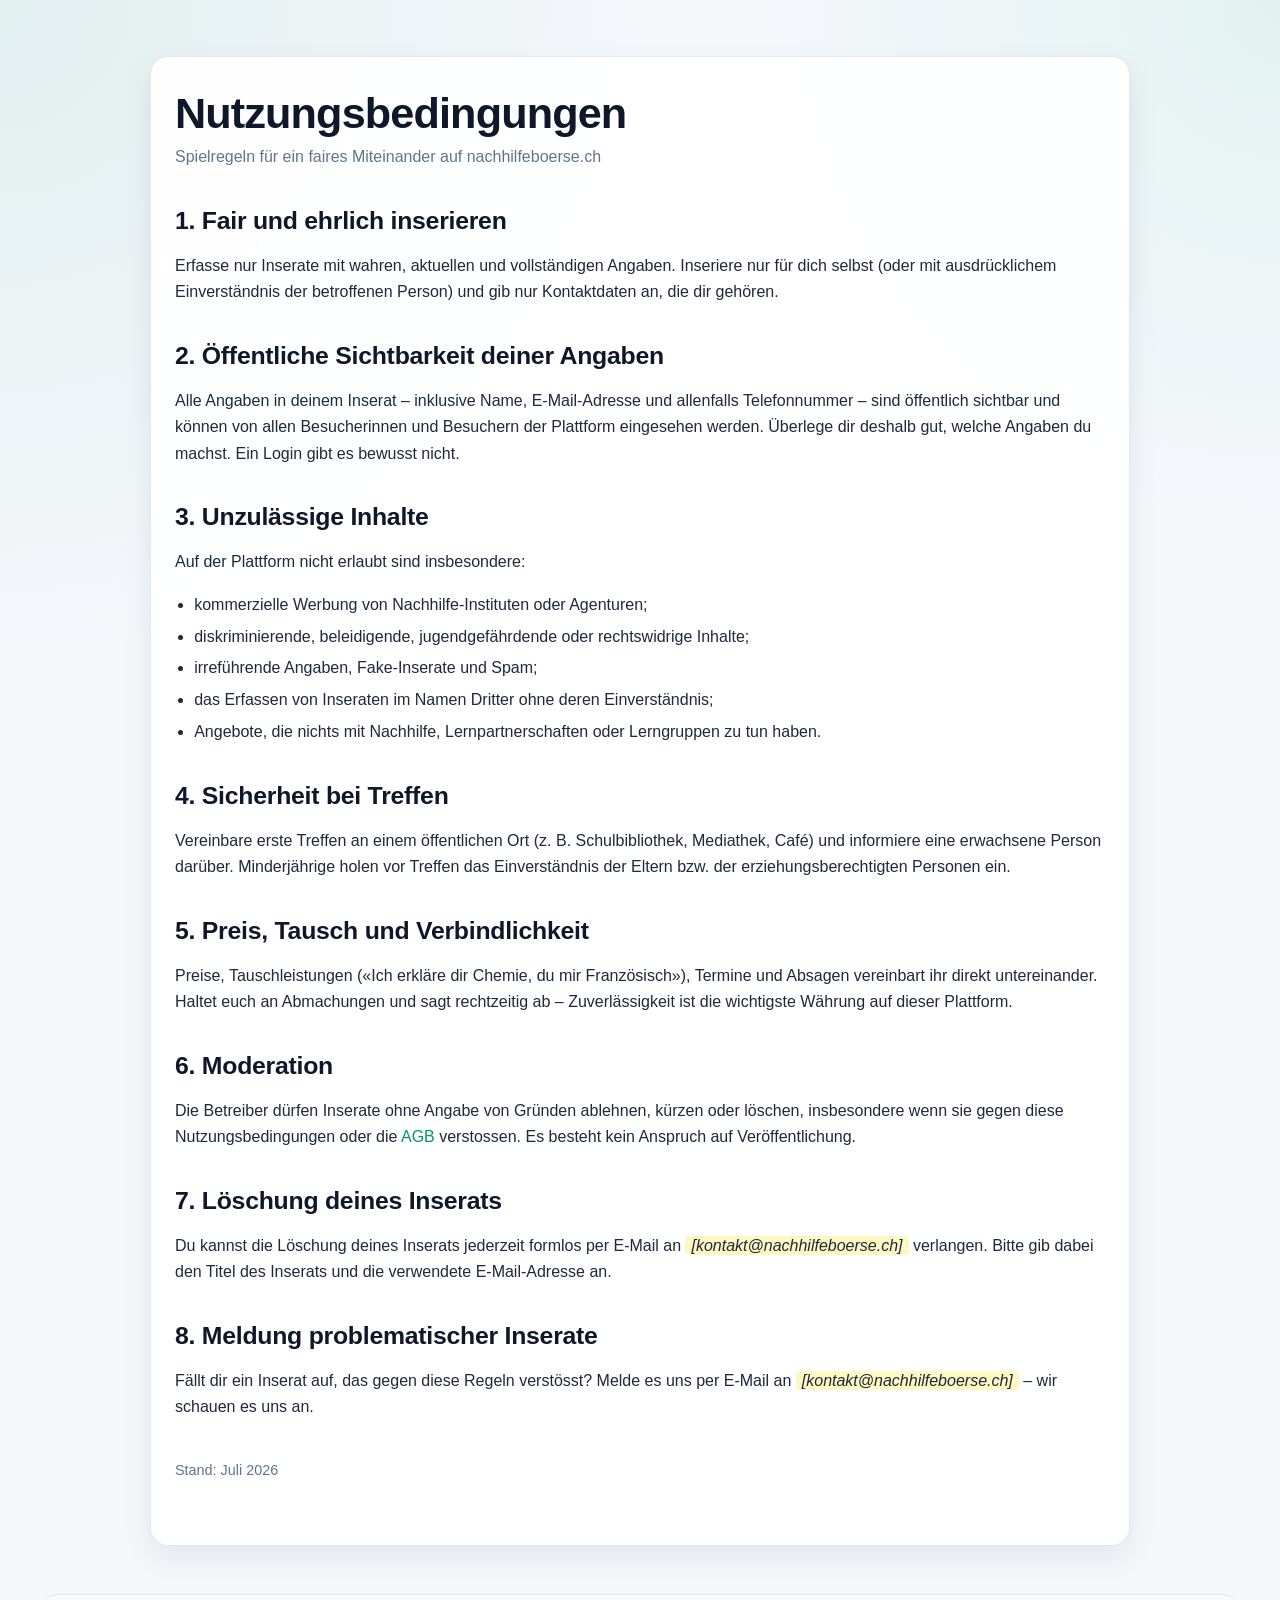
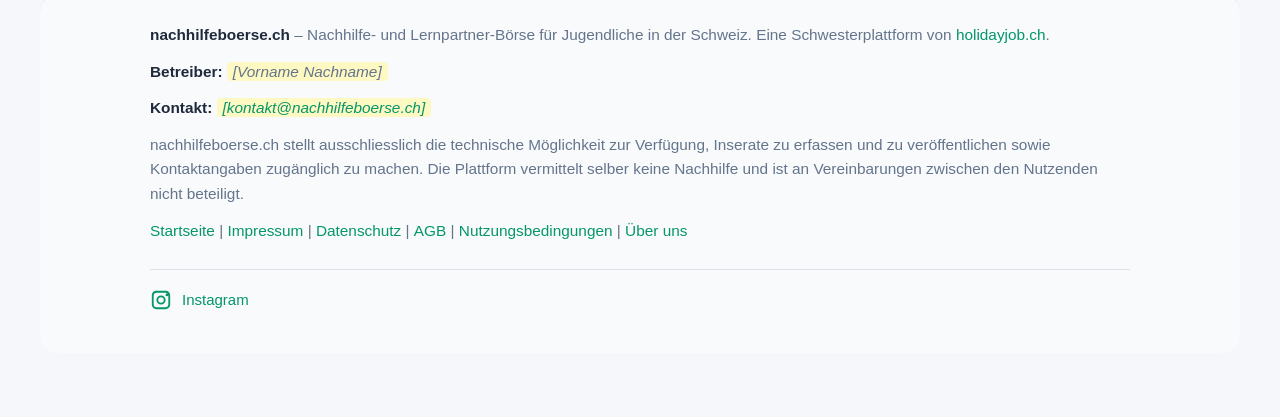
<file: nutzungsbedingungen.html>
<!DOCTYPE html>
<html lang="de">
<head>
  <meta charset="UTF-8">
  <meta name="viewport" content="width=device-width, initial-scale=1.0">
  <title>Nutzungsbedingungen – nachhilfeboerse.ch</title>
  <meta name="robots" content="noindex">
  <link rel="stylesheet" href="legal.css">
  <link rel="icon" type="image/svg+xml" href="assets/favicon.svg">
</head>
<body>
  <main>
    <h1>Nutzungsbedingungen</h1>
    <p>Spielregeln für ein faires Miteinander auf nachhilfeboerse.ch</p>

    <h2>1. Fair und ehrlich inserieren</h2>
    <p>
      Erfasse nur Inserate mit wahren, aktuellen und vollständigen Angaben. Inseriere nur für dich selbst
      (oder mit ausdrücklichem Einverständnis der betroffenen Person) und gib nur Kontaktdaten an, die dir gehören.
    </p>

    <h2>2. Öffentliche Sichtbarkeit deiner Angaben</h2>
    <p>
      Alle Angaben in deinem Inserat – inklusive Name, E-Mail-Adresse und allenfalls Telefonnummer – sind
      öffentlich sichtbar und können von allen Besucherinnen und Besuchern der Plattform eingesehen werden.
      Überlege dir deshalb gut, welche Angaben du machst. Ein Login gibt es bewusst nicht.
    </p>

    <h2>3. Unzulässige Inhalte</h2>
    <p>Auf der Plattform nicht erlaubt sind insbesondere:</p>
    <ul>
      <li>kommerzielle Werbung von Nachhilfe-Instituten oder Agenturen;</li>
      <li>diskriminierende, beleidigende, jugendgefährdende oder rechtswidrige Inhalte;</li>
      <li>irreführende Angaben, Fake-Inserate und Spam;</li>
      <li>das Erfassen von Inseraten im Namen Dritter ohne deren Einverständnis;</li>
      <li>Angebote, die nichts mit Nachhilfe, Lernpartnerschaften oder Lerngruppen zu tun haben.</li>
    </ul>

    <h2>4. Sicherheit bei Treffen</h2>
    <p>
      Vereinbare erste Treffen an einem öffentlichen Ort (z. B. Schulbibliothek, Mediathek, Café) und informiere
      eine erwachsene Person darüber. Minderjährige holen vor Treffen das Einverständnis der Eltern bzw. der
      erziehungsberechtigten Personen ein.
    </p>

    <h2>5. Preis, Tausch und Verbindlichkeit</h2>
    <p>
      Preise, Tauschleistungen («Ich erkläre dir Chemie, du mir Französisch»), Termine und Absagen vereinbart
      ihr direkt untereinander. Haltet euch an Abmachungen und sagt rechtzeitig ab – Zuverlässigkeit ist die
      wichtigste Währung auf dieser Plattform.
    </p>

    <h2>6. Moderation</h2>
    <p>
      Die Betreiber dürfen Inserate ohne Angabe von Gründen ablehnen, kürzen oder löschen, insbesondere wenn sie
      gegen diese Nutzungsbedingungen oder die <a href="agb.html">AGB</a> verstossen. Es besteht kein Anspruch
      auf Veröffentlichung.
    </p>

    <h2>7. Löschung deines Inserats</h2>
    <p>
      Du kannst die Löschung deines Inserats jederzeit formlos per E-Mail an <span class="placeholder">[kontakt@nachhilfeboerse.ch]</span> verlangen.
      Bitte gib dabei den Titel des Inserats und die verwendete E-Mail-Adresse an.
    </p>

    <h2>8. Meldung problematischer Inserate</h2>
    <p>
      Fällt dir ein Inserat auf, das gegen diese Regeln verstösst? Melde es uns per E-Mail an <span class="placeholder">[kontakt@nachhilfeboerse.ch]</span> –
      wir schauen es uns an.
    </p>

    <p class="legal-updated">Stand: Juli 2026</p>
  </main>

  <footer class="site-footer">
    <p><strong>nachhilfeboerse.ch</strong> – Nachhilfe- und Lernpartner-Börse für Jugendliche in der Schweiz. Eine Schwesterplattform von <a href="https://www.holidayjob.ch" target="_blank" rel="noopener">holidayjob.ch</a>.</p>
    <p><strong>Betreiber:</strong> <span class="placeholder">[Vorname Nachname]</span></p>
    <p><strong>Kontakt:</strong> <a href="mailto:kontakt@nachhilfeboerse.ch"><span class="placeholder">[kontakt@nachhilfeboerse.ch]</span></a></p>
    <p>nachhilfeboerse.ch stellt ausschliesslich die technische Möglichkeit zur Verfügung, Inserate zu erfassen und zu veröffentlichen sowie Kontaktangaben zugänglich zu machen. Die Plattform vermittelt selber keine Nachhilfe und ist an Vereinbarungen zwischen den Nutzenden nicht beteiligt.</p>
    <p>
      <a href="index.html">Startseite</a> |
      <a href="impressum.html">Impressum</a> |
      <a href="datenschutz.html">Datenschutz</a> |
      <a href="agb.html">AGB</a> |
      <a href="nutzungsbedingungen.html">Nutzungsbedingungen</a> |
      <a href="about.html">Über uns</a>
    </p>
    <div class="footer-social">
      <a href="#" class="instagram-link" aria-label="Instagram">
        <svg viewBox="0 0 24 24" aria-hidden="true"><path d="M7 2C4.243 2 2 4.243 2 7v10c0 2.757 2.243 5 5 5h10c2.757 0 5-2.243 5-5V7c0-2.757-2.243-5-5-5H7zm0 2h10c1.654 0 3 1.346 3 3v10c0 1.654-1.346 3-3 3H7c-1.654 0-3-1.346-3-3V7c0-1.654 1.346-3 3-3zm11.5 1a1.5 1.5 0 100 3 1.5 1.5 0 000-3zM12 7a5 5 0 100 10 5 5 0 000-10zm0 2a3 3 0 110 6 3 3 0 010-6z"/></svg>
        <span>Instagram</span>
      </a>
    </div>
  </footer>
</body>
</html>
</file>
<file: styles.css>
/* ============================================================
   nachhilfeboerse.ch – Stylesheet
   Schwesterplattform von holidayjob.ch
   Struktur & Komponenten übernommen von holidayjob.ch,
   Akzentfarbe: Grün (Lernen & Wachsen)
   ============================================================ */

* {
    box-sizing: border-box;
}

:root {
    --bg: #f5f7fb;
    --surface: #ffffff;
    --surface-soft: #f8fafc;
    --text: #1e293b;
    --text-soft: #64748b;
    --border: #dbe2ea;

    /* --- Akzentfarbe der Seite (hier: Grün) --- */
    --primary: #059669;
    --primary-dark: #047857;
    --accent-rgb: 5, 150, 105;      /* für rgba()-Tönungen */
    --card-top: #10b981;            /* farbiger oberer Rand der Karten */
    --header-accent: linear-gradient(90deg, #34d399 0%, #10b981 40%, #059669 100%);
    --header-glow-1: rgba(52, 211, 153, 0.16);
    --header-glow-2: rgba(5, 150, 105, 0.10);

    --success: #10b981;
    --success-soft: rgba(16, 185, 129, 0.12);
    --danger: #ef4444;
    --danger-soft: rgba(239, 68, 68, 0.12);
    --shadow: 0 12px 30px rgba(15, 23, 42, 0.08);
    --shadow-hover: 0 18px 38px rgba(15, 23, 42, 0.12);
    --radius: 18px;
}

html {
    scroll-behavior: smooth;
}

body {
    margin: 0;
    font-family: Arial, sans-serif;
    background:
        radial-gradient(circle at top left, rgba(var(--accent-rgb), 0.08), transparent 28%),
        radial-gradient(circle at top right, rgba(16, 185, 129, 0.08), transparent 22%),
        var(--bg);
    color: var(--text);
    max-width: 1240px;
    margin-inline: auto;
    padding: 32px 20px 64px;
    position: relative;
}

h1 {
    margin: 0 0 10px;
    font-size: 34px;
    line-height: 1.15;
    color: #0f172a;
    letter-spacing: -0.02em;
}

h2 {
    margin: 0 0 16px;
    font-size: 22px;
    color: #0f172a;
    letter-spacing: -0.01em;
}

h3 {
    margin: 0 0 12px;
    font-size: 19px;
    color: #0f172a;
}

p {
    margin: 0 0 8px;
    line-height: 1.55;
    color: var(--text-soft);
}

a {
    color: var(--primary);
}

/* ============================================================
   SECTIONS (floatende Karten wie bei holidayjob.ch)
   ============================================================ */

section {
    background: rgba(255, 255, 255, 0.88);
    backdrop-filter: blur(10px);
    border: 1px solid rgba(219, 226, 234, 0.8);
    border-radius: var(--radius);
    box-shadow: var(--shadow);
    padding: 24px;
    margin-bottom: 24px;
}

.section-lead {
    margin: 0 0 20px;
    font-size: 15px;
    max-width: 760px;
    color: var(--text-soft);
}

.section-title-row {
    display: flex;
    align-items: center;
    justify-content: space-between;
    gap: 12px;
    margin-bottom: 6px;
    flex-wrap: wrap;
}

.section-title-row h2 {
    margin: 0;
}

/* "So funktioniert's" – kompakte Schritte im Section-Stil */

.steps-grid {
    display: grid;
    grid-template-columns: repeat(3, minmax(0, 1fr));
    gap: 16px;
    margin-top: 6px;
}

.step-item {
    padding: 18px;
    border-radius: 16px;
    background: rgba(248, 250, 252, 0.95);
    border: 1px solid rgba(226, 232, 240, 0.9);
}

.step-number {
    width: 34px;
    height: 34px;
    border-radius: 10px;
    background: linear-gradient(135deg, var(--primary), var(--primary-dark));
    color: #fff;
    font-weight: 800;
    display: flex;
    align-items: center;
    justify-content: center;
    margin-bottom: 12px;
}

.step-item h3 {
    font-size: 16px;
    margin: 0 0 6px;
}

.step-item p {
    font-size: 14px;
    margin: 0;
}

@media (max-width: 720px) {
    .steps-grid {
        grid-template-columns: 1fr;
    }
}

/* ============================================================
   FORM
   ============================================================ */

form {
    display: grid;
    grid-template-columns: repeat(2, minmax(0, 1fr));
    gap: 14px;
}

form textarea,
form button[type="submit"],
form .form-full {
    grid-column: 1 / -1;
}

input,
textarea,
select {
    width: 100%;
    font: inherit;
    padding: 13px 14px;
    border: 1px solid var(--border);
    border-radius: 14px;
    background: var(--surface-soft);
    color: var(--text);
    transition:
        border-color 0.2s ease,
        box-shadow 0.2s ease,
        background-color 0.2s ease,
        transform 0.15s ease;
}

.date-row {
    display: flex;
    gap: 12px;
}

.date-row input {
    flex: 1;
}

input::placeholder,
textarea::placeholder {
    color: #94a3b8;
}

textarea {
    min-height: 120px;
    resize: vertical;
}

select {
    appearance: none;
    -webkit-appearance: none;
    -moz-appearance: none;
    cursor: pointer;
    padding: 13px 42px 13px 14px;
    background-image: url("data:image/svg+xml;utf8,<svg fill='%23475569' height='20' viewBox='0 0 20 20' width='20' xmlns='http://www.w3.org/2000/svg'><path d='M5 7l5 5 5-5z'/></svg>");
    background-repeat: no-repeat;
    background-position: right 14px center;
    background-size: 18px;
}

input:focus,
textarea:focus,
select:focus {
    outline: none;
    border-color: rgba(var(--accent-rgb), 0.45);
    background: #ffffff;
    box-shadow: 0 0 0 5px rgba(var(--accent-rgb), 0.12);
}

input:disabled,
select:disabled,
textarea:disabled {
    background: #e5e7eb;
    color: #94a3b8;
    cursor: not-allowed;
    opacity: 1;
}

label {
    display: block;
    margin-bottom: 6px;
    font-size: 14px;
    font-weight: 700;
    color: #334155;
}

/* Inserat-Typ-Umschalter */

.type-switch {
    grid-column: 1 / -1;
    display: flex;
    flex-wrap: wrap;
    gap: 10px;
    margin-bottom: 4px;
}

.type-switch label {
    flex: 1 1 180px;
    margin: 0;
    border: 2px solid var(--border);
    border-radius: 14px;
    padding: 13px 14px;
    cursor: pointer;
    text-align: center;
    font-weight: 700;
    font-size: 14px;
    color: var(--text-soft);
    background: var(--surface-soft);
    transition: all 0.15s ease;
}

.type-switch input {
    position: absolute;
    opacity: 0;
    pointer-events: none;
    width: 0;
    height: 0;
}

.type-switch label:has(input:checked) {
    border-color: var(--primary);
    background: rgba(var(--accent-rgb), 0.08);
    color: var(--primary-dark);
}

/* Einverständnis-Checkbox */

.form-consent {
    grid-column: 1 / -1;
    display: flex;
    gap: 10px;
    align-items: flex-start;
    font-size: 13px;
    font-weight: 400;
    color: var(--text-soft);
    margin: 0;
}

.form-consent input {
    width: 17px;
    height: 17px;
    margin-top: 2px;
    flex-shrink: 0;
    accent-color: var(--primary);
}

.form-note {
    grid-column: 1 / -1;
    font-size: 13px;
    color: var(--text-soft);
    margin: 0;
}

/* Buttons */

button {
    border: none;
    border-radius: 14px;
    padding: 13px 18px;
    font: inherit;
    font-weight: 700;
    color: #ffffff;
    cursor: pointer;
    background: linear-gradient(135deg, var(--primary), var(--primary-dark));
    box-shadow: 0 10px 20px rgba(var(--accent-rgb), 0.18);
    transition:
        transform 0.15s ease,
        box-shadow 0.2s ease,
        opacity 0.2s ease,
        filter 0.2s ease;
}

button:hover {
    transform: translateY(-1px);
    box-shadow: 0 14px 28px rgba(var(--accent-rgb), 0.24);
    filter: brightness(1.02);
}

button:active {
    transform: translateY(0);
}

button:disabled {
    opacity: 0.65;
    cursor: not-allowed;
    transform: none;
    box-shadow: none;
    filter: none;
}

.secondary-button {
    background: linear-gradient(135deg, #64748b, #475569);
    box-shadow: 0 10px 20px rgba(100, 116, 139, 0.18);
}

.secondary-button:hover {
    box-shadow: 0 14px 28px rgba(100, 116, 139, 0.24);
}

.honeypot-field {
    position: absolute;
    left: -9999px;
    opacity: 0;
    pointer-events: none;
}

/* Meldungen */

.message-box {
    display: none;
    grid-column: 1 / -1;
    padding: 12px 14px;
    border-radius: 14px;
    margin-bottom: 4px;
    font-size: 14px;
    line-height: 1.5;
    border: 1px solid transparent;
}

.message-box.show {
    display: block;
}

.message-success {
    background: rgba(16, 185, 129, 0.10);
    color: #047857;
    border-color: rgba(16, 185, 129, 0.18);
}

.message-error {
    background: rgba(239, 68, 68, 0.10);
    color: #b91c1c;
    border-color: rgba(239, 68, 68, 0.18);
}

/* ============================================================
   RUBRIK-LISTEN + KARTEN (wie holidayjob.ch)
   ============================================================ */

.rubrik-grid {
    display: grid;
    grid-template-columns: repeat(3, minmax(0, 1fr));
    gap: 20px;
}

.rubrik-count {
    display: inline-flex;
    align-items: center;
    justify-content: center;
    min-width: 26px;
    height: 24px;
    padding: 0 9px;
    margin-left: 8px;
    border-radius: 999px;
    background: rgba(var(--accent-rgb), 0.12);
    color: var(--primary-dark);
    font-size: 13px;
    font-weight: 800;
    vertical-align: middle;
}

.job-card {
    background: linear-gradient(180deg, rgba(255, 255, 255, 0.98), rgba(248, 250, 252, 0.96));
    border: 1px solid rgba(219, 226, 234, 0.9);
    border-top: 5px solid var(--card-top);
    border-radius: 22px;
    box-shadow: var(--shadow);
    padding: 20px;
    min-height: 320px;
    display: flex;
    flex-direction: column;
    justify-content: space-between;
    gap: 18px;
    transition:
        transform 0.18s ease,
        box-shadow 0.18s ease,
        border-color 0.18s ease;
    overflow-wrap: break-word;
}

.job-card:hover {
    transform: translateY(-4px);
    box-shadow: var(--shadow-hover);
}

.public-job-card {
    background: linear-gradient(to bottom, rgba(var(--accent-rgb), 0.08), rgba(255, 255, 255, 0.98) 24%);
}

.job-card-top {
    display: flex;
    flex-direction: column;
    gap: 8px;
}

.job-badges {
    display: flex;
    flex-wrap: wrap;
    gap: 6px;
}

.job-category-badge {
    display: inline-flex;
    align-items: center;
    width: fit-content;
    padding: 7px 12px;
    border-radius: 999px;
    background: rgba(var(--accent-rgb), 0.10);
    color: var(--primary-dark);
    font-size: 12px;
    font-weight: 700;
    letter-spacing: 0.01em;
}

.job-badge-soft {
    display: inline-flex;
    align-items: center;
    width: fit-content;
    padding: 7px 12px;
    border-radius: 999px;
    background: rgba(248, 250, 252, 0.95);
    border: 1px solid rgba(226, 232, 240, 0.9);
    color: #475569;
    font-size: 12px;
    font-weight: 700;
}

.job-title {
    margin: 0;
    font-size: 21px;
    line-height: 1.2;
    color: #0f172a;
    letter-spacing: -0.02em;
}

.job-company {
    margin: 0;
    font-size: 15px;
    font-weight: 600;
    color: #475569;
}

.job-card-body {
    display: flex;
    flex-direction: column;
    gap: 14px;
}

.job-meta-list {
    display: flex;
    flex-direction: column;
    gap: 10px;
}

.job-meta-item {
    display: flex;
    flex-direction: column;
    gap: 3px;
    padding: 10px 12px;
    border-radius: 14px;
    background: rgba(248, 250, 252, 0.95);
    border: 1px solid rgba(226, 232, 240, 0.9);
}

.job-meta-highlight {
    background: rgba(var(--accent-rgb), 0.07);
    border: 1px solid rgba(var(--accent-rgb), 0.16);
}

.job-meta-label {
    font-size: 12px;
    font-weight: 700;
    text-transform: uppercase;
    letter-spacing: 0.04em;
    color: #64748b;
}

.job-meta-value {
    font-size: 14px;
    color: #0f172a;
    font-weight: 600;
}

.job-description-block {
    padding-top: 4px;
}

.job-description {
    margin: 0;
    font-size: 14px;
    line-height: 1.6;
    color: #475569;
}

.job-card-footer {
    display: flex;
    flex-direction: column;
    gap: 6px;
    padding-top: 12px;
    border-top: 1px solid rgba(226, 232, 240, 0.9);
}

.job-contact-label {
    font-size: 12px;
    font-weight: 700;
    text-transform: uppercase;
    letter-spacing: 0.04em;
    color: #64748b;
}

.job-contact-value {
    font-size: 15px;
    font-weight: 700;
    color: #0f172a;
    display: flex;
    flex-direction: column;
    gap: 4px;
}

.job-contact-value a {
    color: var(--primary-dark);
    text-decoration: none;
    word-break: break-word;
}

.job-contact-value a:hover {
    text-decoration: underline;
}

.job-card-date {
    font-size: 12px;
    color: #94a3b8;
}

.btn-link {
    display: inline-flex;
    align-items: center;
    gap: 6px;
    align-self: flex-start;
    padding: 9px 16px;
    border-radius: 999px;
    background: rgba(var(--accent-rgb), 0.10);
    color: var(--primary-dark);
    border: 1px solid rgba(var(--accent-rgb), 0.22);
    font-size: 13px;
    font-weight: 700;
    text-decoration: none;
    transition: background 0.15s ease, border-color 0.15s ease, transform 0.15s ease;
}

.btn-link:hover {
    background: rgba(var(--accent-rgb), 0.16);
    border-color: rgba(var(--accent-rgb), 0.40);
    transform: translateY(-1px);
}

.rubrik-empty {
    grid-column: 1 / -1;
    text-align: center;
    padding: 40px 20px;
    color: var(--text-soft);
    background: rgba(248, 250, 252, 0.8);
    border: 1px dashed rgba(203, 213, 225, 0.9);
    border-radius: 16px;
    font-size: 14px;
}

.jobs-loading-text {
    color: #64748b;
    font-size: 15px;
    margin: 0;
}

@media (max-width: 720px) {
    .job-card {
        min-height: auto;
        padding: 18px;
        gap: 16px;
    }

    .job-title {
        font-size: 19px;
    }
}

/* ============================================================
   FILTER (Popup wie holidayjob.ch)
   ============================================================ */

.jobs-section {
    position: relative;
    z-index: 10;
    overflow: visible;
}

/* Filter-Sektion über den nachfolgenden Rubriken halten,
   damit das Popup nicht verdeckt wird */
.search-section {
    z-index: 200;
}

.filter-popup-anchor {
    position: relative;
}

.filter-popup-btn {
    display: inline-flex;
    align-items: center;
    gap: 7px;
    font-size: 13px;
    font-weight: 600;
    color: var(--primary);
    background: rgba(var(--accent-rgb), 0.08);
    border: 1px solid rgba(var(--accent-rgb), 0.22);
    border-radius: 999px;
    padding: 8px 16px;
    cursor: pointer;
    box-shadow: none;
    white-space: nowrap;
    transition: background 0.2s ease, border-color 0.2s ease, transform 0.15s ease, box-shadow 0.2s ease;
}

.filter-popup-btn:hover {
    background: rgba(var(--accent-rgb), 0.14);
    border-color: rgba(var(--accent-rgb), 0.40);
    transform: translateY(-1px);
    box-shadow: 0 4px 12px rgba(var(--accent-rgb), 0.12);
}

.filter-popup {
    position: absolute;
    top: calc(100% + 8px);
    right: 0;
    min-width: 300px;
    background: var(--surface);
    border: 1px solid var(--border);
    border-radius: var(--radius);
    box-shadow: 0 20px 48px rgba(15, 23, 42, 0.13), 0 4px 14px rgba(15, 23, 42, 0.07);
    padding: 18px 20px 20px;
    z-index: 400;
    opacity: 0;
    visibility: hidden;
    transform: translateY(-6px) scale(0.98);
    transform-origin: top right;
    transition:
        opacity 0.2s ease,
        transform 0.2s ease,
        visibility 0s linear 0.2s;
}

.filter-popup.open {
    opacity: 1;
    visibility: visible;
    transform: translateY(0) scale(1);
    transition:
        opacity 0.2s ease,
        transform 0.2s ease,
        visibility 0s;
}

.filter-popup-top {
    display: flex;
    align-items: center;
    justify-content: space-between;
    margin-bottom: 14px;
}

.filter-popup-title {
    font-size: 13px;
    font-weight: 700;
    color: #0f172a;
    letter-spacing: 0.01em;
    text-transform: uppercase;
}

.filter-popup-close {
    display: flex;
    align-items: center;
    justify-content: center;
    width: 26px;
    height: 26px;
    padding: 0;
    background: rgba(100, 116, 139, 0.1);
    border: none;
    border-radius: 999px;
    color: var(--text-soft);
    cursor: pointer;
    box-shadow: none;
    transition: background 0.15s ease, color 0.15s ease;
}

.filter-popup-close:hover {
    background: rgba(239, 68, 68, 0.1);
    color: #dc2626;
    transform: none;
    box-shadow: none;
}

.search-filters {
    display: flex;
    flex-direction: column;
    gap: 10px;
}

.search-actions {
    display: flex;
    gap: 10px;
    margin-top: 14px;
}

.search-actions button {
    flex: 1;
    font-size: 13px;
    padding: 10px 12px;
}

.filter-hint {
    margin: 14px 0 0;
    font-size: 13px;
    color: var(--text-soft);
}

@media (max-width: 720px) {
    .search-actions {
        flex-direction: column;
    }

    .filter-popup {
        min-width: 260px;
    }
}

/* ============================================================
   FORM-TOGGLE-SECTION (Inserat erfassen aufklappen)
   ============================================================ */

.post-job-section {
    overflow: hidden;
}

.job-form-toggle {
    width: 100%;
    display: flex;
    align-items: center;
    justify-content: space-between;
    padding: 18px 20px;
    background: #ffffff;
    color: #0f172a;
    border: 1px solid rgba(219, 226, 234, 0.9);
    border-radius: 16px;
    box-shadow: var(--shadow);
    font-size: 18px;
    font-weight: 700;
    cursor: pointer;
    transition: box-shadow 0.2s ease, transform 0.15s ease;
}

.job-form-toggle:hover {
    transform: translateY(-1px);
    box-shadow: var(--shadow-hover);
}

.job-form-toggle-icon {
    font-size: 24px;
    line-height: 1;
    color: var(--primary);
    transition: transform 0.25s ease;
}

.job-form-toggle.active .job-form-toggle-icon {
    transform: rotate(45deg);
}

.job-form-wrapper {
    max-height: 0;
    overflow: hidden;
    opacity: 0;
    transform: translateY(-8px);
    transition:
        max-height 0.4s ease,
        opacity 0.25s ease,
        transform 0.25s ease,
        margin-top 0.25s ease;
    margin-top: 0;
}

.job-form-wrapper.open {
    max-height: 2200px;
    opacity: 1;
    transform: translateY(0);
    margin-top: 14px;
}

/* ============================================================
   DISCLAIMER-GATE (Modal wie holidayjob.ch)
   ============================================================ */

.disclaimer-gate {
    position: fixed;
    inset: 0;
    background: rgba(15, 23, 42, 0.55);
    backdrop-filter: blur(6px);
    z-index: 10000;
    display: flex;
    align-items: center;
    justify-content: center;
    padding: 24px;
}

.disclaimer-gate.hidden {
    display: none;
}

.disclaimer-gate-card {
    width: 100%;
    max-width: 920px;
    max-height: 85vh;
    overflow-y: auto;
    background: rgba(255, 255, 255, 0.98);
    border: 1px solid rgba(219, 226, 234, 0.9);
    border-radius: 22px;
    box-shadow: 0 20px 40px rgba(15, 23, 42, 0.18);
    padding: 28px;
}

.disclaimer-gate-card h2 {
    margin-top: 0;
    margin-bottom: 14px;
    font-size: 24px;
    color: #0f172a;
}

.disclaimer-gate-card p {
    color: #475569;
    margin-bottom: 12px;
}

.disclaimer-gate-card a {
    color: var(--primary);
    font-weight: 600;
}

body.disclaimer-open {
    overflow: hidden;
}

/* ============================================================
   PAGE HEADER (dunkler Kopf wie holidayjob.ch)
   ============================================================ */

.page-header {
    background: linear-gradient(135deg, #0b1220 0%, #111827 100%);
    border-radius: var(--radius);
    padding: 28px 32px;
    margin-bottom: 24px;
    position: relative;
    overflow: hidden;
    display: flex;
    align-items: center;
    justify-content: space-between;
    gap: 20px;
}

.page-header::before {
    content: '';
    position: absolute;
    inset: 0;
    background:
        radial-gradient(ellipse at 5% 50%, var(--header-glow-1) 0%, transparent 45%),
        radial-gradient(ellipse at 95% 50%, var(--header-glow-2) 0%, transparent 45%);
    pointer-events: none;
    animation: headerGlow 6s ease-in-out infinite alternate;
}

@keyframes headerGlow {
    from { opacity: 0.65; }
    to   { opacity: 1; }
}

.page-header-brand {
    display: flex;
    align-items: center;
    gap: 24px;
    position: relative;
    z-index: 1;
}

.page-header-logo-link {
    display: block;
    flex-shrink: 0;
    text-decoration: none;
}

.page-header-logo {
    width: 84px;
    height: 84px;
    display: block;
    filter: drop-shadow(0 0 18px var(--header-glow-1));
    animation: headerLogoFloat 5s ease-in-out infinite;
    transition: filter 0.3s ease;
}

.page-header-logo-link:hover .page-header-logo {
    filter: drop-shadow(0 0 30px var(--header-glow-1));
}

@keyframes headerLogoFloat {
    0%, 100% { transform: translateY(0); }
    50%      { transform: translateY(-5px); }
}

.page-header-text {
    position: relative;
    z-index: 1;
}

.page-header-title {
    font-size: 30px;
    font-weight: 900;
    color: #fff;
    margin: 0 0 6px;
    letter-spacing: -0.02em;
    line-height: 1.1;
}

.page-header-accent {
    display: block;
    background: var(--header-accent);
    background-size: 200% auto;
    -webkit-background-clip: text;
    -webkit-text-fill-color: transparent;
    background-clip: text;
    animation: accentGradient 4s linear infinite;
}

@keyframes accentGradient {
    0%   { background-position: 0% center; }
    100% { background-position: 200% center; }
}

.page-header-subtitle {
    font-size: 14px;
    color: rgba(255, 255, 255, 0.5);
    max-width: 520px;
    line-height: 1.55;
    margin: 0;
}

.page-header-nav {
    display: flex;
    gap: 10px;
    flex-shrink: 0;
    position: relative;
    z-index: 1;
    flex-wrap: wrap;
    justify-content: flex-end;
}

.page-header-nav-link {
    color: rgba(255, 255, 255, 0.6);
    text-decoration: none;
    font-size: 13px;
    font-weight: 600;
    padding: 9px 18px;
    border: 1px solid rgba(255, 255, 255, 0.15);
    border-radius: 999px;
    white-space: nowrap;
    letter-spacing: 0.02em;
    transition: color 0.3s ease, border-color 0.3s ease, background 0.3s ease;
}

.page-header-nav-link:hover {
    color: #fff;
    border-color: rgba(255, 255, 255, 0.35);
    background: rgba(255, 255, 255, 0.05);
}

.page-header-nav-link.primary {
    color: #fff;
    background: linear-gradient(135deg, var(--primary), var(--primary-dark));
    border-color: transparent;
}

@media (max-width: 760px) {
    .page-header {
        flex-direction: column;
        align-items: flex-start;
        padding: 22px;
        gap: 16px;
    }
    .page-header-logo { width: 64px; height: 64px; }
    .page-header-title { font-size: 24px; }
    .page-header-brand { gap: 16px; }
    .page-header-nav { align-self: stretch; justify-content: flex-start; }
}

/* ============================================================
   FOOTER (wie holidayjob.ch)
   ============================================================ */

.site-footer,
#site-impressum {
    margin-top: 48px;
    padding: 28px 20px 40px;
    border-top: 1px solid rgba(219, 226, 234, 0.9);
    background: rgba(248, 250, 252, 0.9);
    color: #64748b;
    border-radius: 18px;
}

.site-footer p,
#site-impressum p {
    max-width: 980px;
    margin: 0 auto 0.75rem auto;
    font-size: 0.96rem;
    line-height: 1.6;
}

.site-footer p:last-child,
#site-impressum p:last-child {
    margin-bottom: 0;
}

.site-footer strong,
#site-impressum strong {
    color: #1e293b;
}

.site-footer a,
#site-impressum a {
    color: var(--primary);
    text-decoration: none;
    font-weight: 500;
}

.site-footer a:hover,
#site-impressum a:hover {
    text-decoration: underline;
}

.footer-social {
    max-width: 980px;
    margin: 26px auto 0;
    padding-top: 18px;
    border-top: 1px solid rgba(219, 226, 234, 0.9);
    display: flex;
    justify-content: flex-start;
    align-items: center;
}

.instagram-link {
    display: inline-flex;
    align-items: center;
    gap: 10px;
    color: var(--primary);
    text-decoration: none;
    font-weight: 600;
    font-size: 15px;
}

.instagram-link:hover {
    opacity: 0.8;
}

.instagram-link svg {
    width: 22px;
    height: 22px;
    fill: currentColor;
    flex-shrink: 0;
}

/* ============================================================
   HELPERS + RESPONSIVE
   ============================================================ */

.hidden {
    display: none;
}

.placeholder {
    background: #fef9c3;
    padding: 1px 6px;
    border-radius: 4px;
    font-style: italic;
    color: #713f12;
}

@media (max-width: 1050px) {
    body {
        padding: 24px 16px 44px;
    }

    .rubrik-grid {
        grid-template-columns: repeat(2, minmax(0, 1fr));
    }
}

@media (max-width: 720px) {
    body {
        padding: 16px 12px 28px;
    }

    h1 { font-size: 28px; }
    h2 { font-size: 20px; }

    section {
        padding: 18px;
        border-radius: 16px;
        margin-bottom: 18px;
    }

    form {
        grid-template-columns: 1fr;
    }

    .rubrik-grid {
        grid-template-columns: 1fr;
        gap: 14px;
    }

    .job-card:hover {
        transform: none;
    }

    button {
        width: 100%;
    }

    .search-actions button {
        width: 100%;
    }
}
</file>
<file: legal.css>
/* nachhilfeboerse.ch – Legal-Styles
   für Rechtstexte (Impressum, AGB, Nutzungsbedingungen, Datenschutz)
   Struktur übernommen von holidayjob.ch/legal/legal.css
*/

:root {
    --bg: #f5f7fb;
    --surface: rgba(255, 255, 255, 0.92);
    --surface-muted: #f8fafc;
    --text: #1e293b;
    --text-soft: #64748b;
    --border: #dbe2ea;
    --accent: #059669;
    --accent-rgb: 5, 150, 105;
    --max-width: 980px;
    --radius: 18px;
    --shadow: 0 12px 30px rgba(15, 23, 42, 0.08);
}

*,
*::before,
*::after {
    box-sizing: border-box;
}

html {
    scroll-behavior: smooth;
}

body {
    margin: 0;
    background:
        radial-gradient(circle at top left, rgba(var(--accent-rgb), 0.08), transparent 28%),
        radial-gradient(circle at top right, rgba(16, 185, 129, 0.08), transparent 22%),
        var(--bg);
    color: var(--text);
    font-family: Arial, sans-serif;
    line-height: 1.65;
    max-width: 1240px;
    margin-inline: auto;
    padding: 32px 20px 64px;
}

img {
    max-width: 100%;
    height: auto;
}

a {
    color: var(--accent);
    text-decoration: none;
}

a:hover,
a:focus {
    text-decoration: underline;
}

main {
    max-width: var(--max-width);
    margin: 24px auto;
    padding: 32px 24px 48px;
    background: var(--surface);
    border: 1px solid rgba(219, 226, 234, 0.8);
    border-radius: var(--radius);
    box-shadow: var(--shadow);
    backdrop-filter: blur(10px);
}

main h1 {
    font-size: clamp(2rem, 4vw, 2.7rem);
    line-height: 1.15;
    margin: 0 0 0.35rem 0;
    letter-spacing: -0.02em;
    color: #0f172a;
}

main > p:first-of-type {
    color: var(--text-soft);
    margin-top: 0;
    margin-bottom: 2rem;
}

main h2 {
    font-size: clamp(1.2rem, 2.4vw, 1.55rem);
    line-height: 1.25;
    margin-top: 2.2rem;
    margin-bottom: 0.8rem;
    letter-spacing: -0.01em;
    color: #0f172a;
}

main p,
main li {
    font-size: 1rem;
    color: var(--text);
}

main ul {
    padding-left: 1.2rem;
    margin: 0.6rem 0 1rem 0;
}

main li + li {
    margin-top: 0.35rem;
}

main strong {
    color: var(--text);
}

.legal-updated {
    color: var(--text-soft);
    font-size: 0.9rem;
    margin-top: 2.4rem;
}

.placeholder {
    background: #fef9c3;
    padding: 1px 6px;
    border-radius: 4px;
    font-style: italic;
}

/* Disclaimer-Kasten (auf Rechtstext-Seiten oder als Section) */
.legal-disclaimer {
    max-width: var(--max-width);
    margin: 24px auto 28px;
    padding: 24px;
    border: 1px solid var(--border);
    background: linear-gradient(180deg, var(--surface) 0%, var(--surface-muted) 100%);
    border-radius: var(--radius);
    box-shadow: var(--shadow);
}

.legal-disclaimer h2 {
    margin: 0 0 0.9rem 0;
    font-size: clamp(1.25rem, 2.4vw, 1.6rem);
    line-height: 1.2;
    letter-spacing: -0.01em;
    color: #0f172a;
}

.legal-disclaimer p {
    margin: 0 0 0.9rem 0;
    color: var(--text-soft);
}

.legal-disclaimer p:last-child {
    margin-bottom: 0;
}

/* Footer (identisch zur Hauptseite) */
.site-footer {
    margin-top: 48px;
    padding: 28px 20px 40px;
    border-top: 1px solid var(--border);
    background: var(--surface-muted);
    color: var(--text-soft);
    border-radius: 18px;
}

.site-footer p {
    max-width: var(--max-width);
    margin: 0 auto 0.75rem auto;
    font-size: 0.96rem;
    line-height: 1.6;
}

.site-footer p:last-child {
    margin-bottom: 0;
}

.site-footer strong {
    color: var(--text);
}

.site-footer a {
    color: var(--accent);
    text-decoration: none;
    font-weight: 500;
}

.site-footer a:hover {
    text-decoration: underline;
}

.footer-social {
    max-width: var(--max-width);
    margin: 26px auto 0;
    padding-top: 18px;
    border-top: 1px solid var(--border);
    display: flex;
    justify-content: flex-start;
    align-items: center;
}

.instagram-link {
    display: inline-flex;
    align-items: center;
    gap: 10px;
    color: var(--accent);
    text-decoration: none;
    font-weight: 600;
    font-size: 15px;
}

.instagram-link:hover {
    opacity: 0.8;
}

.instagram-link svg {
    width: 22px;
    height: 22px;
    fill: currentColor;
    flex-shrink: 0;
}

@media (max-width: 640px) {
    body {
        padding: 20px 12px 40px;
    }

    main {
        padding: 28px 16px 48px;
    }

    .legal-disclaimer {
        margin: 16px auto;
        padding: 18px;
    }

    .site-footer {
        padding: 24px 16px 32px;
    }
}
</file>
